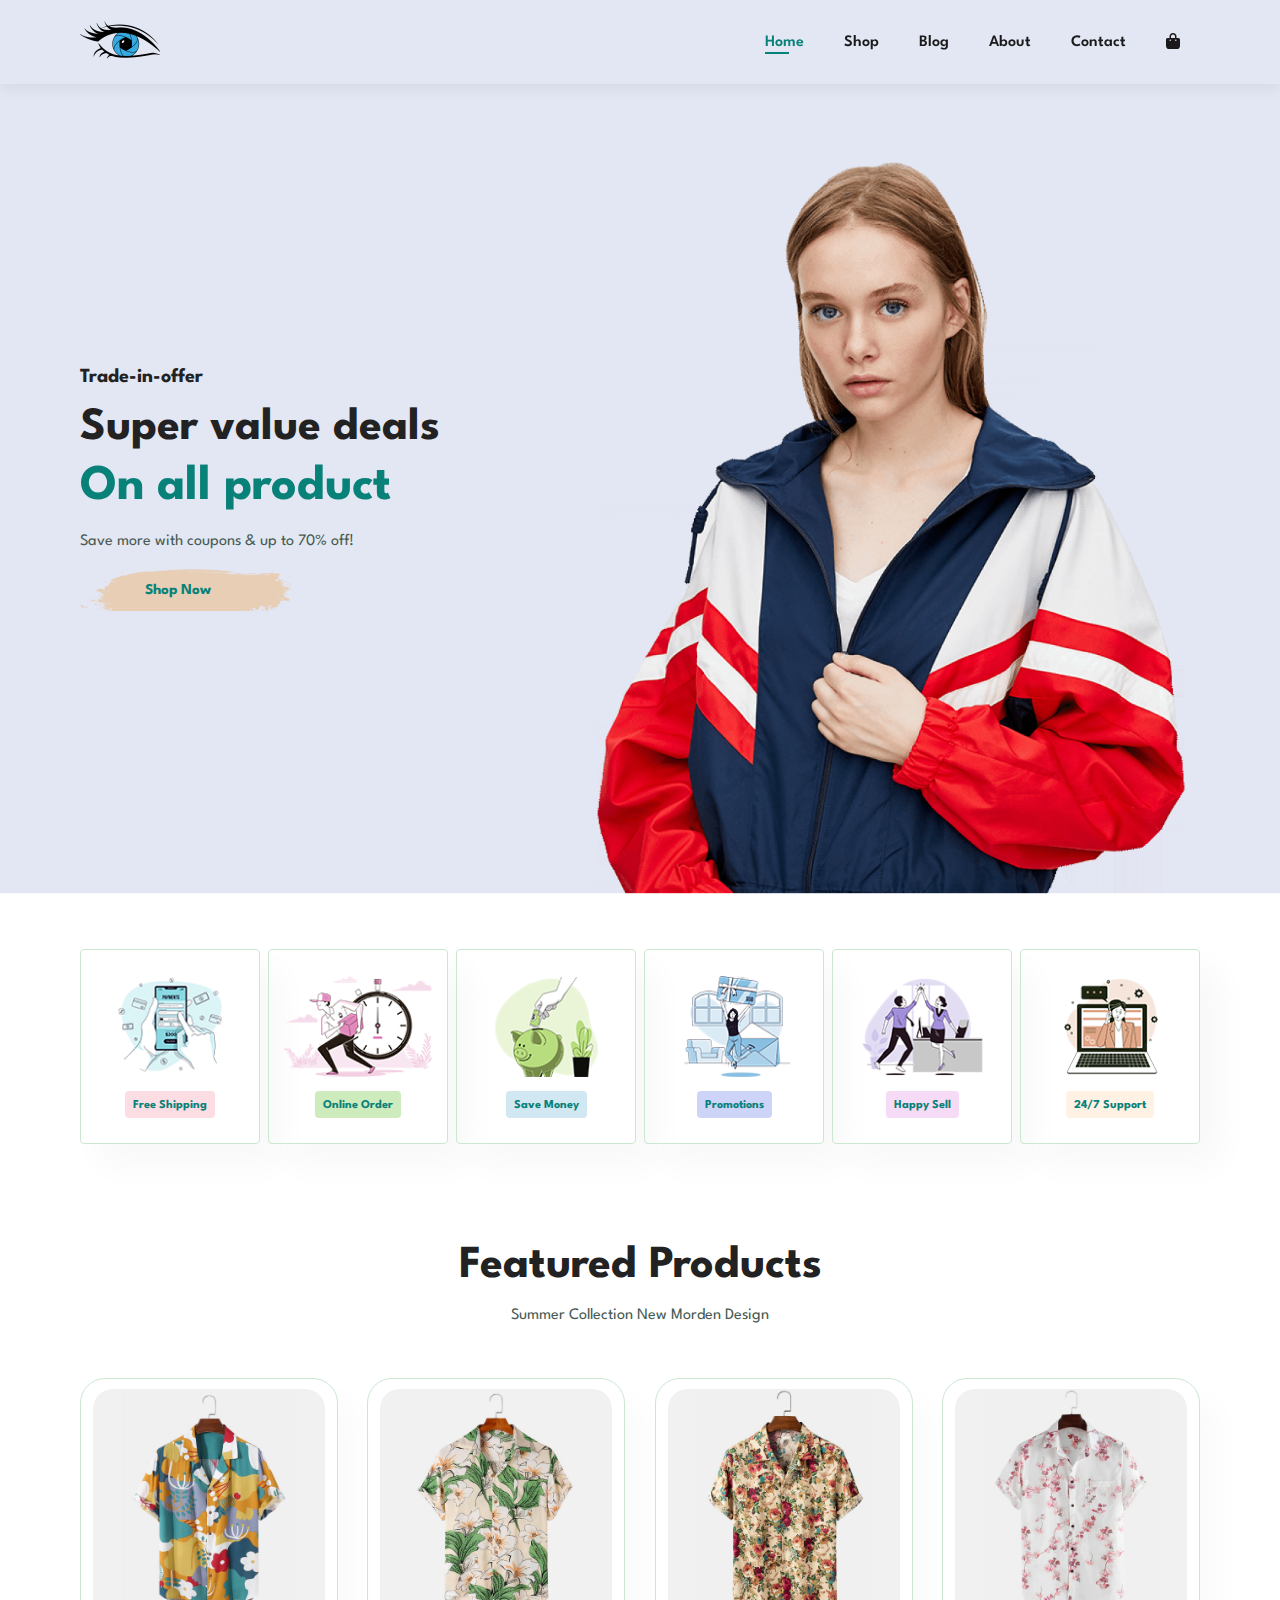
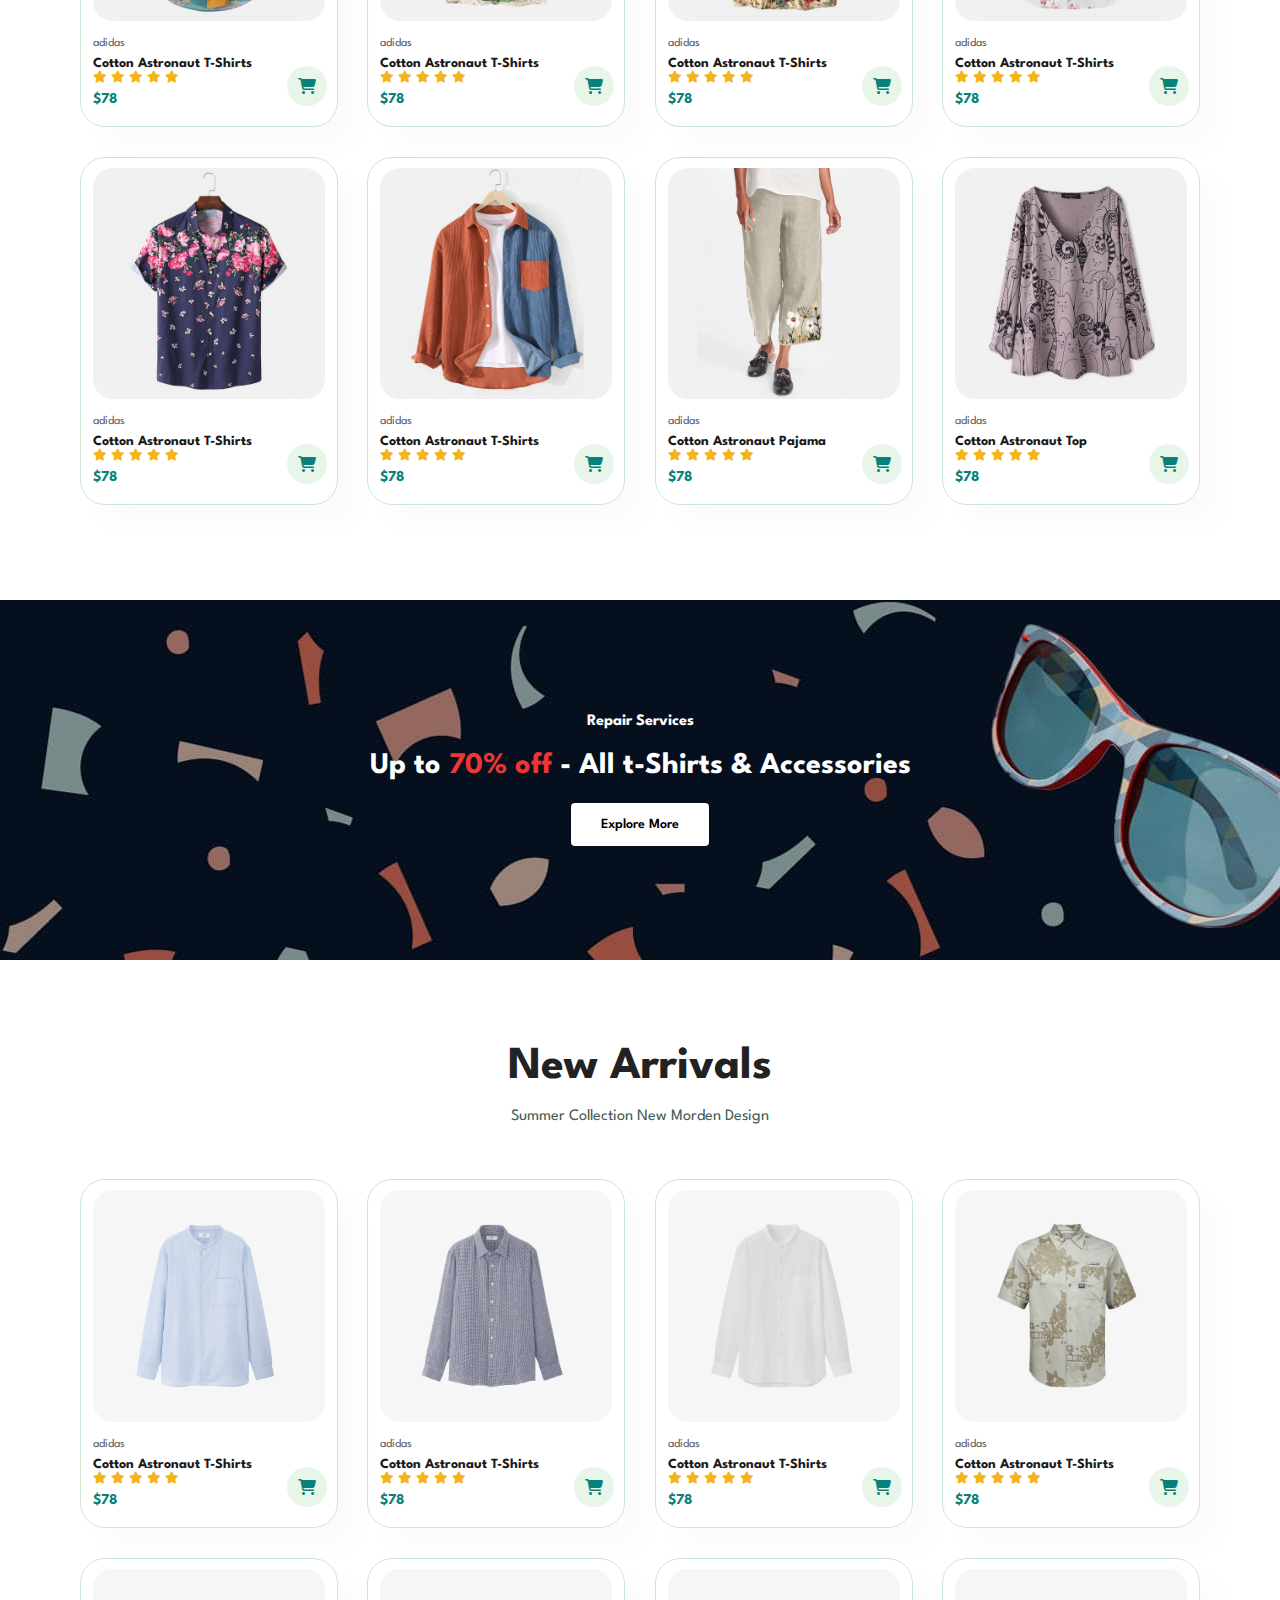
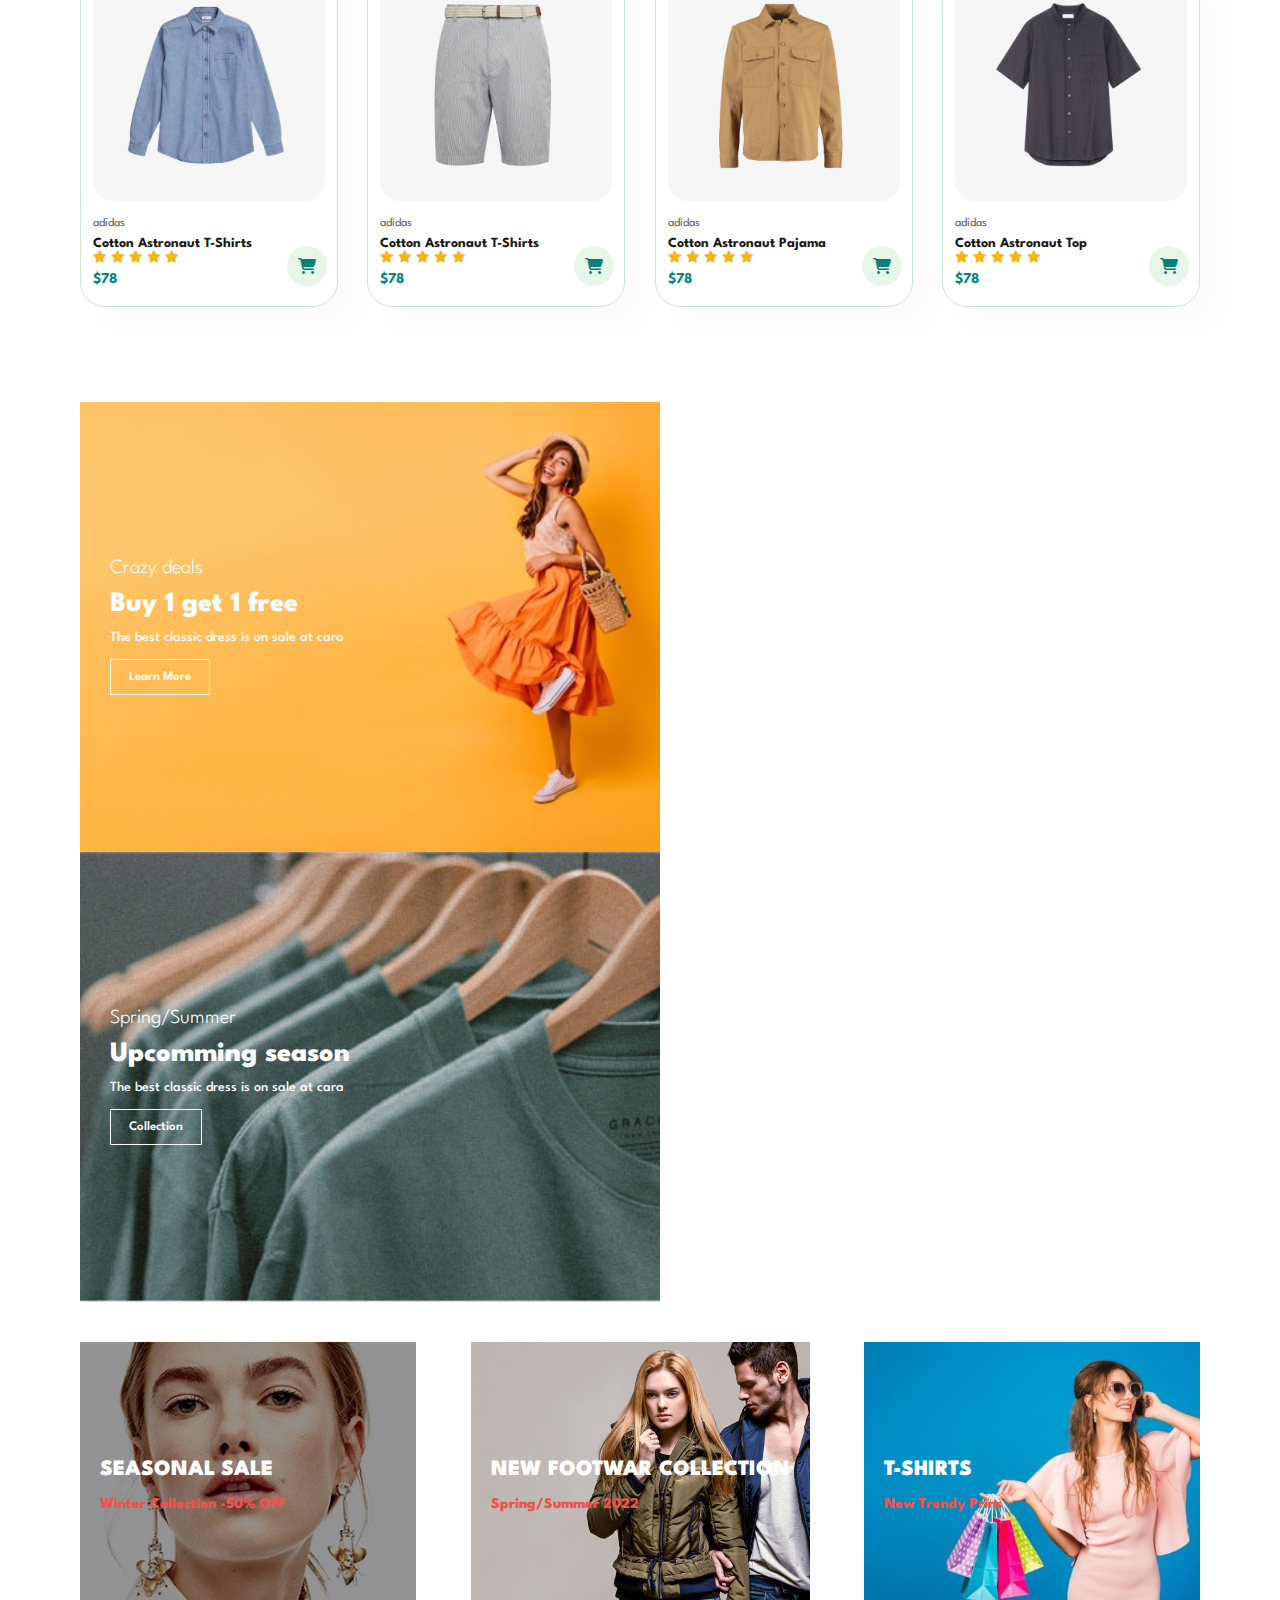
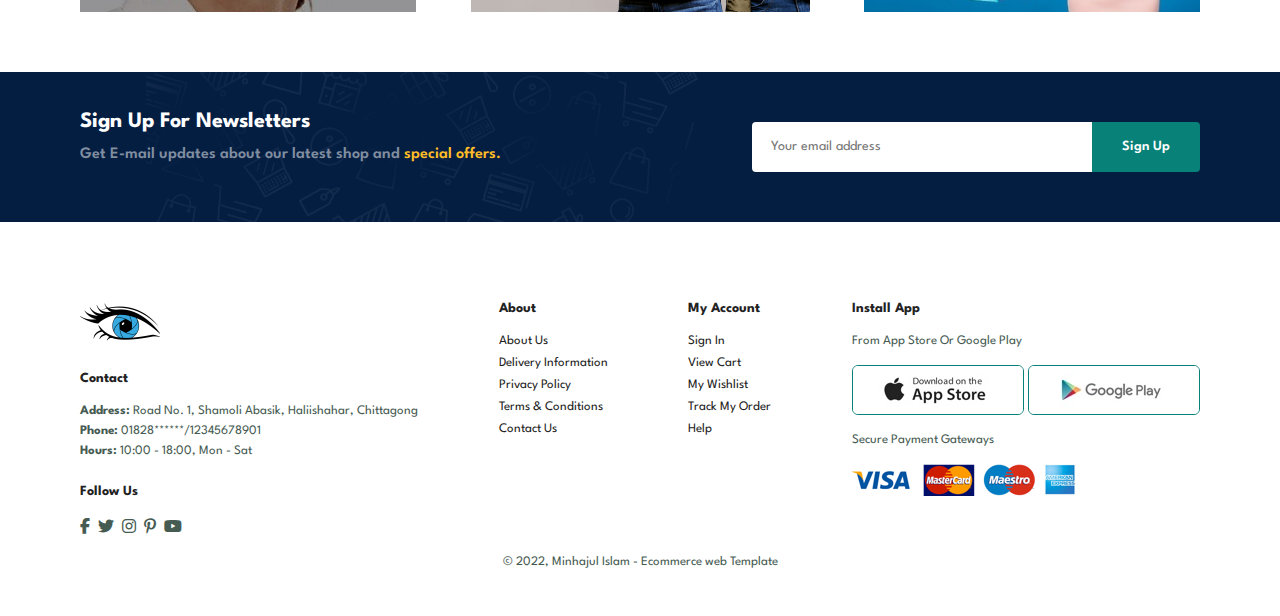
<file: index.html>
<!DOCTYPE html>
<html lang="en">
  <head>
    <meta charset="UTF-8" />
    <meta http-equiv="X-UA-Compatible" content="IE=edge" />
    <meta name="viewport" content="width=device-width, initial-scale=1.0" />
    <title>My shop</title>
    <!-- css stylesheet -->
    <link rel="stylesheet" href="./css/style.css" />
    <!-- font awesome cdn -->

    <link
      rel="stylesheet"
      href="https://cdnjs.cloudflare.com/ajax/libs/font-awesome/6.1.1/css/all.min.css"
    />
  </head>
  <body>
    <section id="header">
      <a href="index.html"><img src="./img/logo.png" class="logo" alt="" /></a>

      <div>
        <ul id="navbar">
          <li><a class="active" href="index.html">Home</a></li>
          <li><a href="shop.html">Shop</a></li>
          <li><a href="blog.html">Blog</a></li>
          <li><a href="about.html">About</a></li>
          <li><a href="contact.html">Contact</a></li>
          <li id="lg-bag">
            <a href="cart.html"> <i class="fa-solid fa-bag-shopping"></i></a>
          </li>
          <a href="#" id="close"> <i class="fa-solid fa-xmark"></i></a>
        </ul>
      </div>

      <div id="mobile">
        <a href="#"> <i class="fa-solid fa-bag-shopping"></i></a>
        <i id="bar" class="fas fa-outdent"></i>
      </div>
    </section>

    <section id="hero">
      <h4>Trade-in-offer</h4>
      <h2>Super value deals</h2>
      <h1>On all product</h1>
      <p>Save more with coupons & up to 70% off!</p>
      <button>Shop Now</button>
    </section>

    <section id="feature" class="section-p1">
      <div class="fe-box">
        <img src="./img/features/f1.png" alt="" />
        <h6>Free Shipping</h6>
      </div>
      <div class="fe-box">
        <img src="./img/features/f2.png" alt="" />
        <h6>Online Order</h6>
      </div>
      <div class="fe-box">
        <img src="./img/features/f3.png" alt="" />
        <h6>Save Money</h6>
      </div>
      <div class="fe-box">
        <img src="./img/features/f4.png" alt="" />
        <h6>Promotions</h6>
      </div>
      <div class="fe-box">
        <img src="./img/features/f5.png" alt="" />
        <h6>Happy Sell</h6>
      </div>
      <div class="fe-box">
        <img src="./img/features/f6.png" alt="" />
        <h6>24/7 Support</h6>
      </div>
    </section>

    <section id="product1" class="section-p1">
      <h2>Featured Products</h2>
      <p>Summer Collection New Morden Design</p>
      <div class="pro-container">
        <div class="pro">
          <img src="./img/products/f1.jpg" alt="" />
          <div class="des">
            <span>adidas</span>
            <h5>Cotton Astronaut T-Shirts</h5>
            <div class="star">
              <i class="fas fa-star"></i>
              <i class="fas fa-star"></i>
              <i class="fas fa-star"></i>
              <i class="fas fa-star"></i>
              <i class="fas fa-star"></i>
            </div>
            <h4>$78</h4>
          </div>
          <a class="" href="#"
            ><i class="fa-solid fa-cart-shopping cart"></i
          ></a>
        </div>
        <div class="pro">
          <img src="./img/products/f2.jpg" alt="" />
          <div class="des">
            <span>adidas</span>
            <h5>Cotton Astronaut T-Shirts</h5>
            <div class="star">
              <i class="fas fa-star"></i>
              <i class="fas fa-star"></i>
              <i class="fas fa-star"></i>
              <i class="fas fa-star"></i>
              <i class="fas fa-star"></i>
            </div>
            <h4>$78</h4>
          </div>
          <a class="" href="#"
            ><i class="fa-solid fa-cart-shopping cart"></i
          ></a>
        </div>
        <div class="pro">
          <img src="./img/products/f3.jpg" alt="" />
          <div class="des">
            <span>adidas</span>
            <h5>Cotton Astronaut T-Shirts</h5>
            <div class="star">
              <i class="fas fa-star"></i>
              <i class="fas fa-star"></i>
              <i class="fas fa-star"></i>
              <i class="fas fa-star"></i>
              <i class="fas fa-star"></i>
            </div>
            <h4>$78</h4>
          </div>
          <a class="" href="#"
            ><i class="fa-solid fa-cart-shopping cart"></i
          ></a>
        </div>
        <div class="pro">
          <img src="./img/products/f4.jpg" alt="" />
          <div class="des">
            <span>adidas</span>
            <h5>Cotton Astronaut T-Shirts</h5>
            <div class="star">
              <i class="fas fa-star"></i>
              <i class="fas fa-star"></i>
              <i class="fas fa-star"></i>
              <i class="fas fa-star"></i>
              <i class="fas fa-star"></i>
            </div>
            <h4>$78</h4>
          </div>
          <a class="" href="#"
            ><i class="fa-solid fa-cart-shopping cart"></i
          ></a>
        </div>
        <div class="pro">
          <img src="./img/products/f5.jpg" alt="" />
          <div class="des">
            <span>adidas</span>
            <h5>Cotton Astronaut T-Shirts</h5>
            <div class="star">
              <i class="fas fa-star"></i>
              <i class="fas fa-star"></i>
              <i class="fas fa-star"></i>
              <i class="fas fa-star"></i>
              <i class="fas fa-star"></i>
            </div>
            <h4>$78</h4>
          </div>
          <a class="" href="#"
            ><i class="fa-solid fa-cart-shopping cart"></i
          ></a>
        </div>
        <div class="pro">
          <img src="./img/products/f6.jpg" alt="" />
          <div class="des">
            <span>adidas</span>
            <h5>Cotton Astronaut T-Shirts</h5>
            <div class="star">
              <i class="fas fa-star"></i>
              <i class="fas fa-star"></i>
              <i class="fas fa-star"></i>
              <i class="fas fa-star"></i>
              <i class="fas fa-star"></i>
            </div>
            <h4>$78</h4>
          </div>
          <a class="" href="#"
            ><i class="fa-solid fa-cart-shopping cart"></i
          ></a>
        </div>
        <div class="pro">
          <img src="./img/products/f7.jpg" alt="" />
          <div class="des">
            <span>adidas</span>
            <h5>Cotton Astronaut Pajama</h5>
            <div class="star">
              <i class="fas fa-star"></i>
              <i class="fas fa-star"></i>
              <i class="fas fa-star"></i>
              <i class="fas fa-star"></i>
              <i class="fas fa-star"></i>
            </div>
            <h4>$78</h4>
          </div>
          <a class="" href="#"
            ><i class="fa-solid fa-cart-shopping cart"></i
          ></a>
        </div>
        <div class="pro">
          <img src="./img/products/f8.jpg" alt="" />
          <div class="des">
            <span>adidas</span>
            <h5>Cotton Astronaut Top</h5>
            <div class="star">
              <i class="fas fa-star"></i>
              <i class="fas fa-star"></i>
              <i class="fas fa-star"></i>
              <i class="fas fa-star"></i>
              <i class="fas fa-star"></i>
            </div>
            <h4>$78</h4>
          </div>
          <a class="" href="#"
            ><i class="fa-solid fa-cart-shopping cart"></i
          ></a>
        </div>
      </div>
    </section>

    <section id="banner" class="section-m1">
      <h4>Repair Services</h4>
      <h2>Up to <span>70% off</span> - All t-Shirts & Accessories</h2>
      <button class="normal">Explore More</button>
    </section>

    <section id="product1" class="section-p1">
      <h2>New Arrivals</h2>
      <p>Summer Collection New Morden Design</p>
      <div class="pro-container">
        <div class="pro">
          <img src="./img/products/n1.jpg" alt="" />
          <div class="des">
            <span>adidas</span>
            <h5>Cotton Astronaut T-Shirts</h5>
            <div class="star">
              <i class="fas fa-star"></i>
              <i class="fas fa-star"></i>
              <i class="fas fa-star"></i>
              <i class="fas fa-star"></i>
              <i class="fas fa-star"></i>
            </div>
            <h4>$78</h4>
          </div>
          <a class="" href="#"
            ><i class="fa-solid fa-cart-shopping cart"></i
          ></a>
        </div>
        <div class="pro">
          <img src="./img/products/n2.jpg" alt="" />
          <div class="des">
            <span>adidas</span>
            <h5>Cotton Astronaut T-Shirts</h5>
            <div class="star">
              <i class="fas fa-star"></i>
              <i class="fas fa-star"></i>
              <i class="fas fa-star"></i>
              <i class="fas fa-star"></i>
              <i class="fas fa-star"></i>
            </div>
            <h4>$78</h4>
          </div>
          <a class="" href="#"
            ><i class="fa-solid fa-cart-shopping cart"></i
          ></a>
        </div>
        <div class="pro">
          <img src="./img/products/n3.jpg" alt="" />
          <div class="des">
            <span>adidas</span>
            <h5>Cotton Astronaut T-Shirts</h5>
            <div class="star">
              <i class="fas fa-star"></i>
              <i class="fas fa-star"></i>
              <i class="fas fa-star"></i>
              <i class="fas fa-star"></i>
              <i class="fas fa-star"></i>
            </div>
            <h4>$78</h4>
          </div>
          <a class="" href="#"
            ><i class="fa-solid fa-cart-shopping cart"></i
          ></a>
        </div>
        <div class="pro">
          <img src="./img/products/n4.jpg" alt="" />
          <div class="des">
            <span>adidas</span>
            <h5>Cotton Astronaut T-Shirts</h5>
            <div class="star">
              <i class="fas fa-star"></i>
              <i class="fas fa-star"></i>
              <i class="fas fa-star"></i>
              <i class="fas fa-star"></i>
              <i class="fas fa-star"></i>
            </div>
            <h4>$78</h4>
          </div>
          <a class="" href="#"
            ><i class="fa-solid fa-cart-shopping cart"></i
          ></a>
        </div>
        <div class="pro">
          <img src="./img/products/n5.jpg" alt="" />
          <div class="des">
            <span>adidas</span>
            <h5>Cotton Astronaut T-Shirts</h5>
            <div class="star">
              <i class="fas fa-star"></i>
              <i class="fas fa-star"></i>
              <i class="fas fa-star"></i>
              <i class="fas fa-star"></i>
              <i class="fas fa-star"></i>
            </div>
            <h4>$78</h4>
          </div>
          <a class="" href="#"
            ><i class="fa-solid fa-cart-shopping cart"></i
          ></a>
        </div>
        <div class="pro">
          <img src="./img/products/n6.jpg" alt="" />
          <div class="des">
            <span>adidas</span>
            <h5>Cotton Astronaut T-Shirts</h5>
            <div class="star">
              <i class="fas fa-star"></i>
              <i class="fas fa-star"></i>
              <i class="fas fa-star"></i>
              <i class="fas fa-star"></i>
              <i class="fas fa-star"></i>
            </div>
            <h4>$78</h4>
          </div>
          <a class="" href="#"
            ><i class="fa-solid fa-cart-shopping cart"></i
          ></a>
        </div>
        <div class="pro">
          <img src="./img/products/n7.jpg" alt="" />
          <div class="des">
            <span>adidas</span>
            <h5>Cotton Astronaut Pajama</h5>
            <div class="star">
              <i class="fas fa-star"></i>
              <i class="fas fa-star"></i>
              <i class="fas fa-star"></i>
              <i class="fas fa-star"></i>
              <i class="fas fa-star"></i>
            </div>
            <h4>$78</h4>
          </div>
          <a class="" href="#"
            ><i class="fa-solid fa-cart-shopping cart"></i
          ></a>
        </div>
        <div class="pro">
          <img src="./img/products/n8.jpg" alt="" />
          <div class="des">
            <span>adidas</span>
            <h5>Cotton Astronaut Top</h5>
            <div class="star">
              <i class="fas fa-star"></i>
              <i class="fas fa-star"></i>
              <i class="fas fa-star"></i>
              <i class="fas fa-star"></i>
              <i class="fas fa-star"></i>
            </div>
            <h4>$78</h4>
          </div>
          <a class="" href="#"
            ><i class="fa-solid fa-cart-shopping cart"></i
          ></a>
        </div>
      </div>
    </section>

    <section id="sm-banner" class="section-p1">
      <div class="banner-box">
        <h4>Crazy deals</h4>
        <h2>Buy 1 get 1 free</h2>
        <span>The best classic dress is on sale at cara</span>
        <button class="white">Learn More</button>
      </div>
      <div class="banner-box banner-box2">
        <h4>Spring/Summer</h4>
        <h2>Upcomming season</h2>
        <span>The best classic dress is on sale at cara</span>
        <button class="white">Collection</button>
      </div>
    </section>

    <section id="banner3">
      <div class="banner-box">
        <h2>SEASONAL SALE</h2>
        <h3>Winter Collection -50% OFF</h3>
      </div>
      <div class="banner-box banner-box2">
        <h2>NEW FOOTWAR COLLECTION</h2>
        <h3>Spring/Summer 2022</h3>
      </div>
      <div class="banner-box banner-box3">
        <h2>T-SHIRTS</h2>
        <h3>New Trendy Prins</h3>
      </div>
    </section>

    <section id="newsletter" class="section-p1 section-m1">
      <div class="newstext">
        <h4>Sign Up For Newsletters</h4>
        <p>
          Get E-mail updates about our latest shop and
          <span>special offers.</span>
        </p>
      </div>

      <div class="form">
        <input type="text" placeholder="Your email address" />
        <button class="normal">Sign Up</button>
      </div>
    </section>

    <footer class="section-p1">
      <div class="col">
        <img class="logo" src="./img/logo.png" alt="" />
        <h4>Contact</h4>
        <p>
          <strong>Address: </strong>Road No. 1, Shamoli Abasik, Haliishahar,
          Chittagong
        </p>

        <p><strong>Phone: </strong>01828******/12345678901</p>

        <p><strong>Hours: </strong>10:00 - 18:00, Mon - Sat</p>
        <div class="follow">
          <h4>Follow Us</h4>
          <div class="icon">
            <i class="fab fa-facebook-f"></i>
            <i class="fab fa-twitter"></i>
            <i class="fab fa-instagram"></i>
            <i class="fab fa-pinterest-p"></i>
            <i class="fab fa-youtube"></i>
          </div>
        </div>
      </div>

      <div class="col">
        <h4>About</h4>
        <a href="#">About Us</a>
        <a href="#">Delivery Information</a>
        <a href="#">Privacy Policy</a>
        <a href="#">Terms & Conditions</a>
        <a href="#">Contact Us</a>
      </div>

      <div class="col">
        <h4>My Account</h4>
        <a href="#">Sign In</a>
        <a href="#">View Cart</a>
        <a href="#">My Wishlist</a>
        <a href="#">Track My Order</a>
        <a href="#">Help</a>
      </div>

      <div class="col install">
        <h4>Install App</h4>
        <p>From App Store Or Google Play</p>
        <div class="row">
          <img src="./img/pay/app.jpg" alt="" />
          <img src="./img/pay/play.jpg" alt="" />
        </div>
        <p>Secure Payment Gateways</p>
        <img src="./img/pay/pay.png" alt="" />
      </div>

      <div class="copyright">
        <p>&copy; 2022, Minhajul Islam - Ecommerce web Template</p>
      </div>
    </footer>

    <!-- js script link -->
    <script src="./js/script.js"></script>
  </body>
</html>
</file>
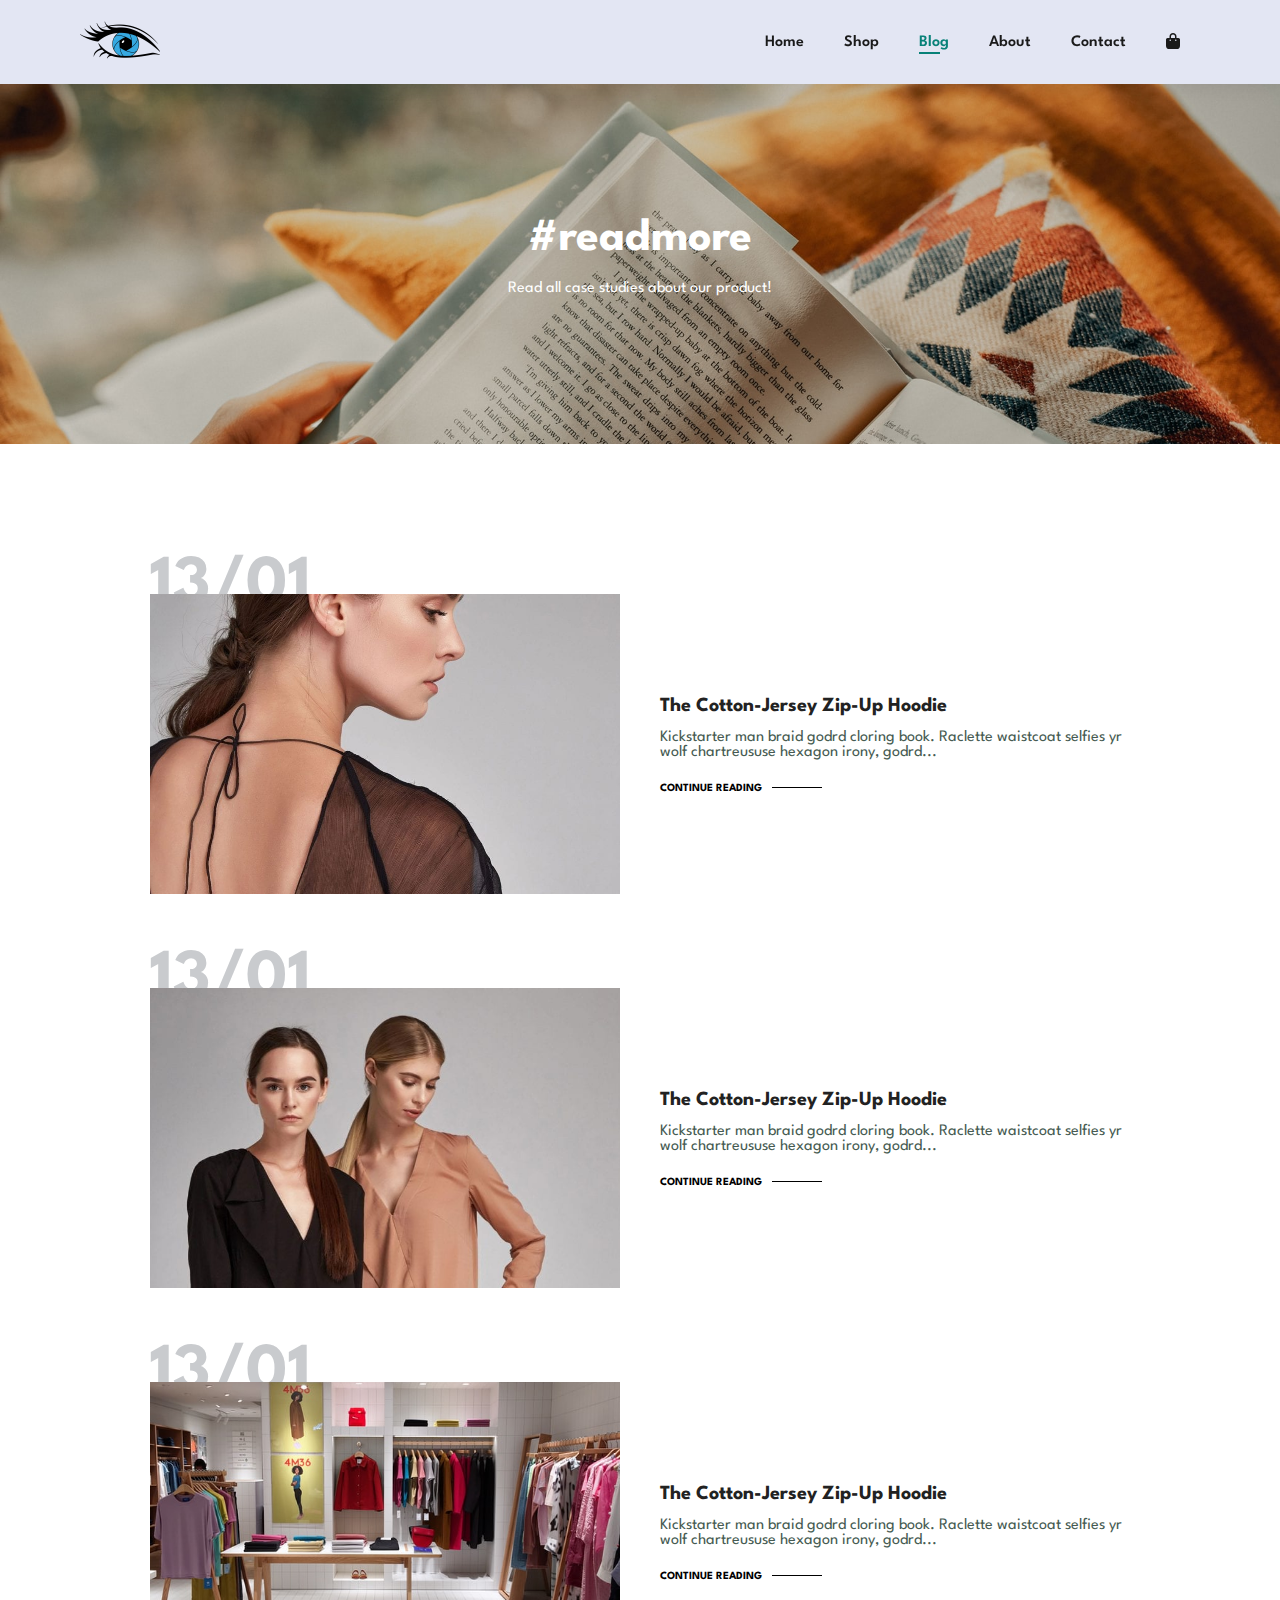
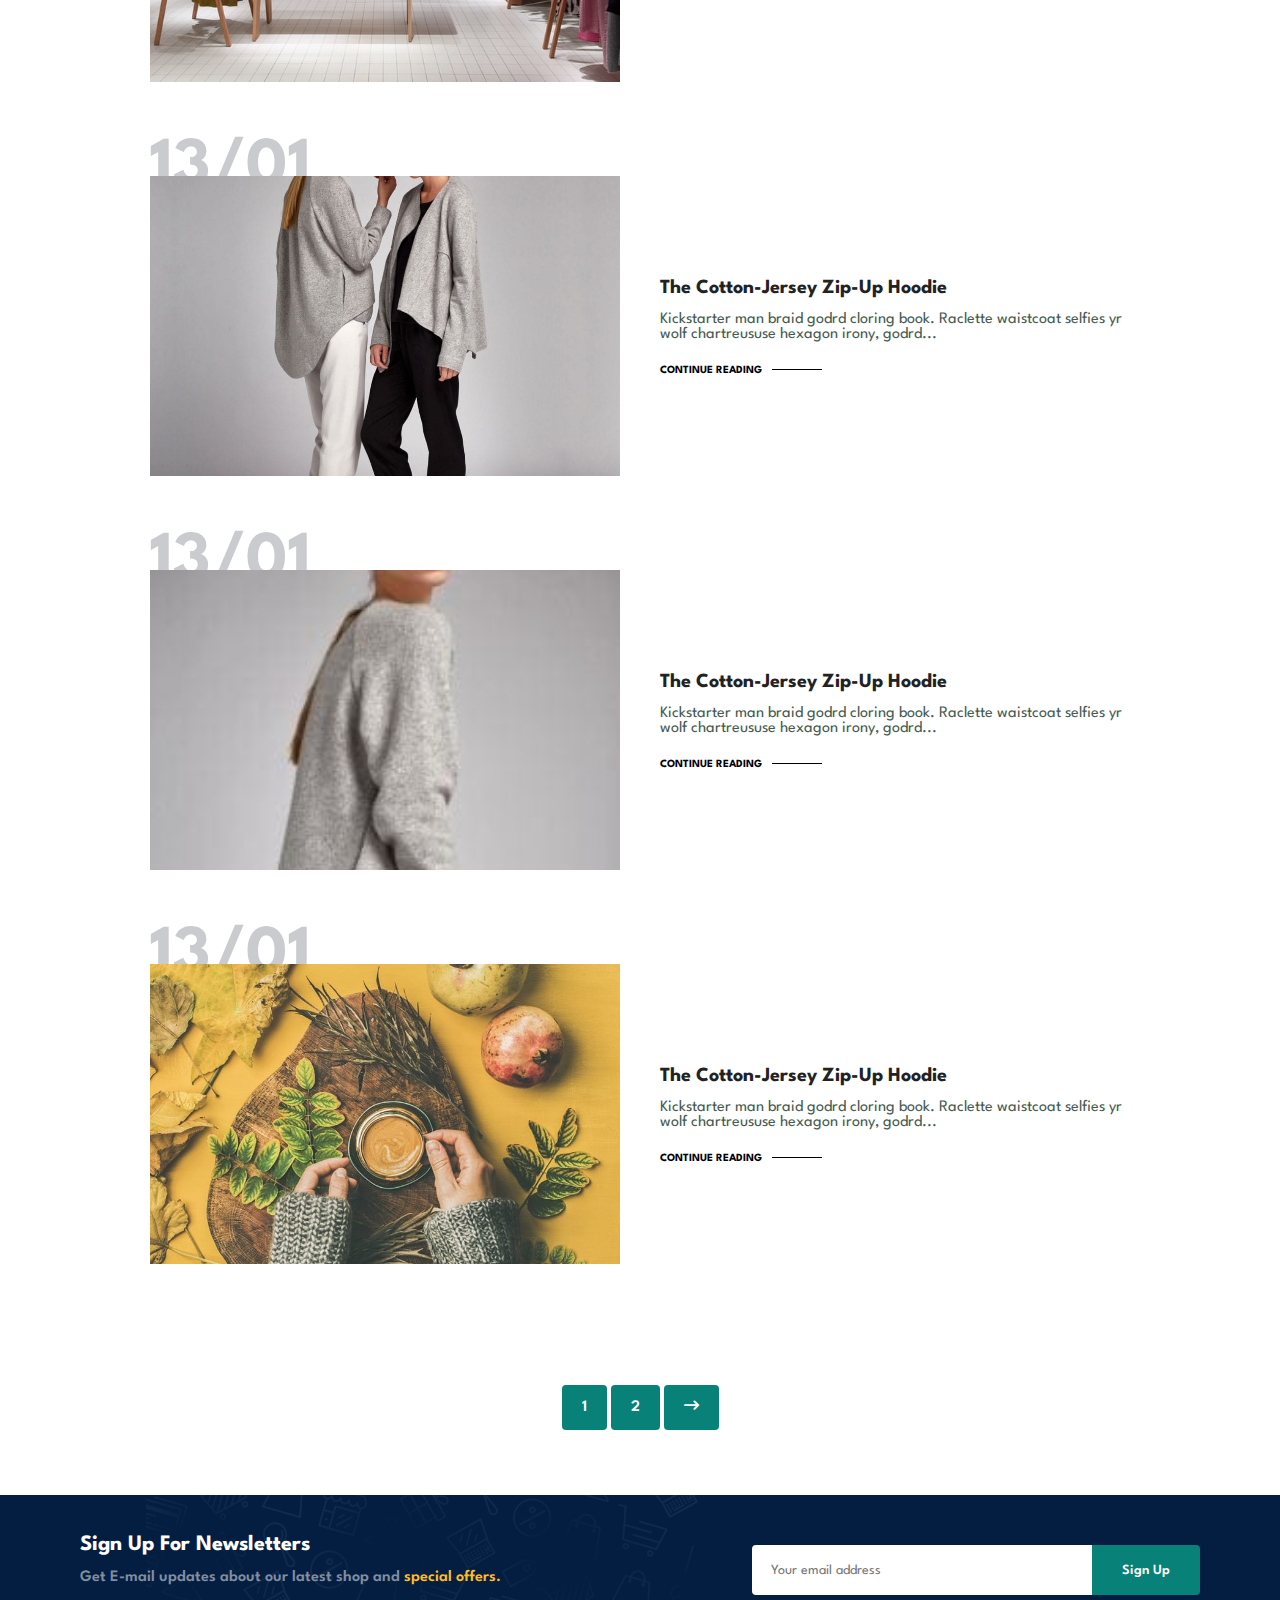
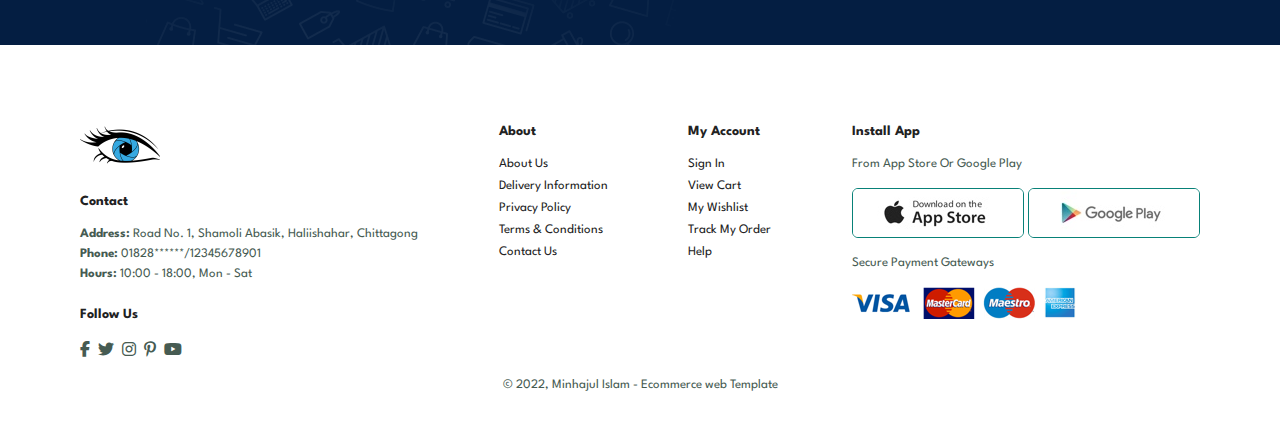
<file: blog.html>
<!DOCTYPE html>
<html lang="en">
  <head>
    <meta charset="UTF-8" />
    <meta http-equiv="X-UA-Compatible" content="IE=edge" />
    <meta name="viewport" content="width=device-width, initial-scale=1.0" />
    <title>My shop</title>
    <!-- css stylesheet -->
    <link rel="stylesheet" href="./css/style.css" />
    <!-- font awesome cdn -->

    <link
      rel="stylesheet"
      href="https://cdnjs.cloudflare.com/ajax/libs/font-awesome/6.1.1/css/all.min.css"
    />
  </head>
  <body>
    <section id="header">
      <a href="index.html"><img src="./img/logo.png" class="logo" alt="" /></a>

      <div>
        <ul id="navbar">
          <li><a href="index.html">Home</a></li>
          <li><a href="shop.html">Shop</a></li>
          <li><a class="active" href="blog.html">Blog</a></li>
          <li><a href="about.html">About</a></li>
          <li><a href="contact.html">Contact</a></li>
          <li id="lg-bag">
            <a href="cart.html"> <i class="fa-solid fa-bag-shopping"></i></a>
          </li>
          <a href="#" id="close"> <i class="fa-solid fa-xmark"></i></a>
        </ul>
      </div>

      <div id="mobile">
        <a href="#"> <i class="fa-solid fa-bag-shopping"></i></a>
        <i id="bar" class="fas fa-outdent"></i>
      </div>
    </section>

    <section id="page-header" class="blog-header">
      <h2>#readmore</h2>
      <p>Read all case studies about our product!</p>
    </section>

    <section id="blog">
      <div class="blog-box">
        <div class="blog-img">
          <img src="./img/blog/b1.jpg" alt="" />
        </div>

        <div class="blog-details">
          <h4>The Cotton-Jersey Zip-Up Hoodie</h4>
          <p>
            Kickstarter man braid godrd cloring book. Raclette waistcoat selfies
            yr wolf chartreususe hexagon irony, godrd...
          </p>
          <a href="#">CONTINUE READING</a>
        </div>
        <h1>13/01</h1>
      </div>

      <div class="blog-box">
        <div class="blog-img">
          <img src="./img/blog/b2.jpg" alt="" />
        </div>

        <div class="blog-details">
          <h4>The Cotton-Jersey Zip-Up Hoodie</h4>
          <p>
            Kickstarter man braid godrd cloring book. Raclette waistcoat selfies
            yr wolf chartreususe hexagon irony, godrd...
          </p>
          <a href="#">CONTINUE READING</a>
        </div>
        <h1>13/01</h1>
      </div>

      <div class="blog-box">
        <div class="blog-img">
          <img src="./img/blog/b3.jpg" alt="" />
        </div>

        <div class="blog-details">
          <h4>The Cotton-Jersey Zip-Up Hoodie</h4>
          <p>
            Kickstarter man braid godrd cloring book. Raclette waistcoat selfies
            yr wolf chartreususe hexagon irony, godrd...
          </p>
          <a href="#">CONTINUE READING</a>
        </div>
        <h1>13/01</h1>
      </div>

      <div class="blog-box">
        <div class="blog-img">
          <img src="./img/blog/b4.jpg" alt="" />
        </div>

        <div class="blog-details">
          <h4>The Cotton-Jersey Zip-Up Hoodie</h4>
          <p>
            Kickstarter man braid godrd cloring book. Raclette waistcoat selfies
            yr wolf chartreususe hexagon irony, godrd...
          </p>
          <a href="#">CONTINUE READING</a>
        </div>
        <h1>13/01</h1>
      </div>

      <div class="blog-box">
        <div class="blog-img">
          <img src="./img/blog/b5.jpg" alt="" />
        </div>

        <div class="blog-details">
          <h4>The Cotton-Jersey Zip-Up Hoodie</h4>
          <p>
            Kickstarter man braid godrd cloring book. Raclette waistcoat selfies
            yr wolf chartreususe hexagon irony, godrd...
          </p>
          <a href="#">CONTINUE READING</a>
        </div>
        <h1>13/01</h1>
      </div>

      <div class="blog-box">
        <div class="blog-img">
          <img src="./img/blog/b6.jpg" alt="" />
        </div>

        <div class="blog-details">
          <h4>The Cotton-Jersey Zip-Up Hoodie</h4>
          <p>
            Kickstarter man braid godrd cloring book. Raclette waistcoat selfies
            yr wolf chartreususe hexagon irony, godrd...
          </p>
          <a href="#">CONTINUE READING</a>
        </div>
        <h1>13/01</h1>
      </div>
    </section>

    <section id="pagination" class="section-p1">
      <a href="#">1</a>
      <a href="#">2</a>
      <a href="#"><i class="fa-solid fa-arrow-right-long"></i></a>
    </section>

    <section id="newsletter" class="section-p1 section-m1">
      <div class="newstext">
        <h4>Sign Up For Newsletters</h4>
        <p>
          Get E-mail updates about our latest shop and
          <span>special offers.</span>
        </p>
      </div>

      <div class="form">
        <input type="text" placeholder="Your email address" />
        <button class="normal">Sign Up</button>
      </div>
    </section>

    <footer class="section-p1">
      <div class="col">
        <img class="logo" src="./img/logo.png" alt="" />
        <h4>Contact</h4>
        <p>
          <strong>Address: </strong>Road No. 1, Shamoli Abasik, Haliishahar,
          Chittagong
        </p>

        <p><strong>Phone: </strong>01828******/12345678901</p>

        <p><strong>Hours: </strong>10:00 - 18:00, Mon - Sat</p>
        <div class="follow">
          <h4>Follow Us</h4>
          <div class="icon">
            <i class="fab fa-facebook-f"></i>
            <i class="fab fa-twitter"></i>
            <i class="fab fa-instagram"></i>
            <i class="fab fa-pinterest-p"></i>
            <i class="fab fa-youtube"></i>
          </div>
        </div>
      </div>

      <div class="col">
        <h4>About</h4>
        <a href="#">About Us</a>
        <a href="#">Delivery Information</a>
        <a href="#">Privacy Policy</a>
        <a href="#">Terms & Conditions</a>
        <a href="#">Contact Us</a>
      </div>

      <div class="col">
        <h4>My Account</h4>
        <a href="#">Sign In</a>
        <a href="#">View Cart</a>
        <a href="#">My Wishlist</a>
        <a href="#">Track My Order</a>
        <a href="#">Help</a>
      </div>

      <div class="col install">
        <h4>Install App</h4>
        <p>From App Store Or Google Play</p>
        <div class="row">
          <img src="./img/pay/app.jpg" alt="" />
          <img src="./img/pay/play.jpg" alt="" />
        </div>
        <p>Secure Payment Gateways</p>
        <img src="./img/pay/pay.png" alt="" />
      </div>

      <div class="copyright">
        <p>&copy; 2022, Minhajul Islam - Ecommerce web Template</p>
      </div>
    </footer>

    <!-- js script link -->
    <script src="./js/script.js"></script>
  </body>
</html>
</file>
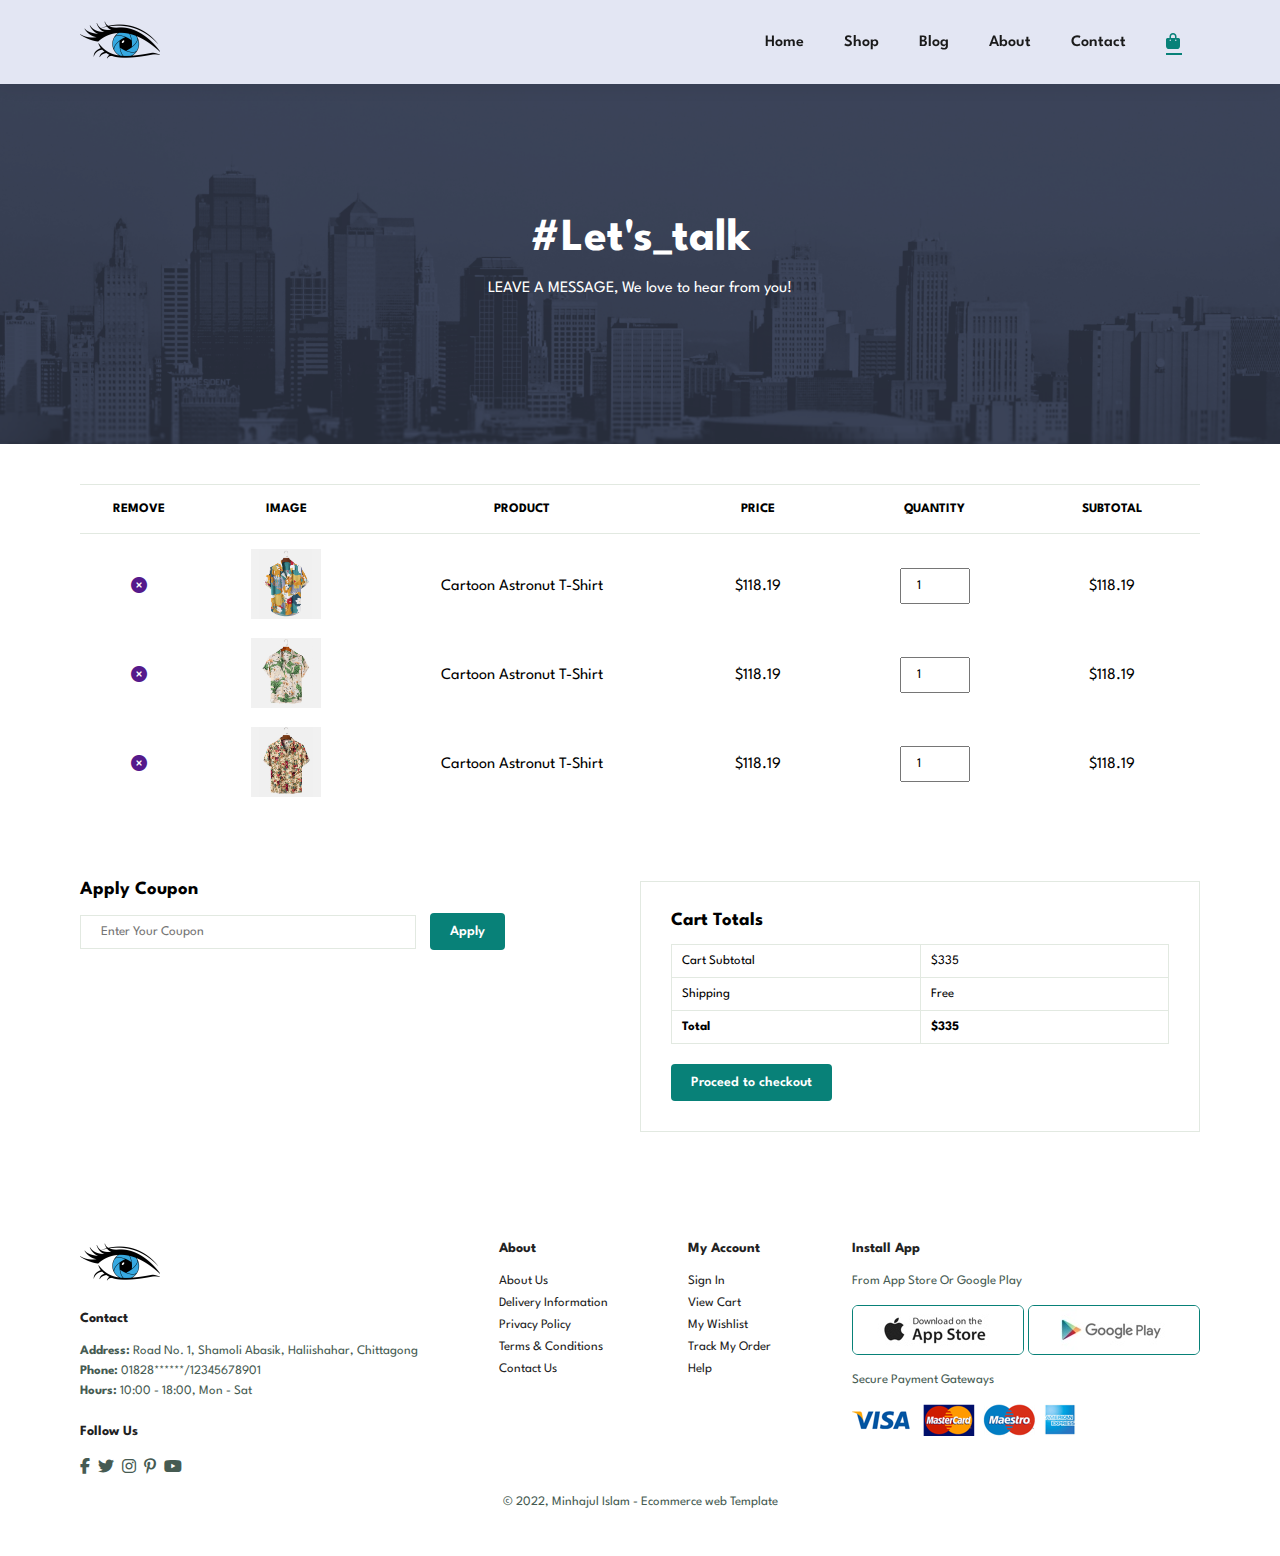
<file: cart.html>
<!DOCTYPE html>
<html lang="en">
<head>
    <meta charset="UTF-8">
    <meta http-equiv="X-UA-Compatible" content="IE=edge">
    <meta name="viewport" content="width=device-width, initial-scale=1.0">
    <title>My shop</title>
    <!-- css stylesheet -->
    <link rel="stylesheet" href="./css/style.css">
    <!-- font awesome cdn -->

    <link rel="stylesheet" href="https://cdnjs.cloudflare.com/ajax/libs/font-awesome/6.1.1/css/all.min.css"/>

</head>
<body>
    
   <section id="header">
    <a href="index.html"><img src="./img/logo.png" class="logo" alt=""></a>

    <div>
        <ul id="navbar">
            <li><a href="index.html">Home</a></li>
            <li><a href="shop.html">Shop</a></li>
            <li><a href="blog.html">Blog</a></li>
            <li><a href="about.html">About</a></li>
            <li><a href="contact.html">Contact</a></li>
            <li id="lg-bag"><a class="active" href="cart.html"> <i class="fa-solid fa-bag-shopping"></i></a></li>
            <a href="#" id="close"> <i class="fa-solid fa-xmark"></i></a>
        </ul>
    </div>

    <div id="mobile">
        <a href="#"> <i class="fa-solid fa-bag-shopping"></i></a>
        <i id="bar" class="fas fa-outdent"></i>
    </div>

   </section>

   <section id="page-header" class="about-header">
    <h2>#Let's_talk</h2>
    <p>LEAVE A MESSAGE, We love to hear from you!</p>
   </section>

   <section id="cart" class="section-p1">
       <table width="100%">
           <thead>
               <tr>
                   <td>Remove</td>
                   <td>Image</td>
                   <td>Product</td>
                   <td>Price</td>
                   <td>Quantity</td>
                   <td>Subtotal</td>
               </tr>
           </thead>
           <tbody>
               <tr>
                   <td><a href=""><i class="fa-solid fa-circle-xmark"></i></a></td>
                   <td><img src="./img/products/f1.jpg" alt=""></td>
                   <td>Cartoon Astronut T-Shirt</td>
                   <td>$118.19</td>
                   <td><input type="number" value="1"></td>
                   <td>$118.19</td>
               </tr>
               <tr>
                   <td><a href=""><i class="fa-solid fa-circle-xmark"></i></a></td>
                   <td><img src="./img/products/f2.jpg" alt=""></td>
                   <td>Cartoon Astronut T-Shirt</td>
                   <td>$118.19</td>
                   <td><input type="number" value="1"></td>
                   <td>$118.19</td>
               </tr>
               <tr>
                   <td><a href=""><i class="fa-solid fa-circle-xmark"></i></a></td>
                   <td><img src="./img/products/f3.jpg" alt=""></td>
                   <td>Cartoon Astronut T-Shirt</td>
                   <td>$118.19</td>
                   <td><input type="number" value="1"></td>
                   <td>$118.19</td>
               </tr>
           </tbody>
       </table>
   </section>

   <section id="cart-add" class="section-p1">
       <div id="coupon">
           <h3>Apply Coupon</h3>
           <div>
               <input type="text" placeholder="Enter Your Coupon">
               <button class="normal" >Apply</button>
           </div>
       </div>

       <div id="sub-total">
           <h3>Cart Totals</h3>
           <table>
               <tr>
                   <td>Cart Subtotal</td>
                   <td>$335</td>
               </tr>
               <tr>
                   <td>Shipping</td>
                   <td>Free</td>
               </tr>
               <tr>
                   <td><strong>Total</strong></td>
                   <td><strong>$335</strong></td>
               </tr>
           </table>

           <button class="normal" >Proceed to checkout</button>
       </div>
   </section>

    <footer class="section-p1">
        <div class="col">
            <img class="logo" src="./img/logo.png" alt="">
            <h4>Contact</h4>
            <p> <strong>Address: </strong>Road No. 1, Shamoli Abasik, Haliishahar, Chittagong</p>

            <p> <strong>Phone: </strong>01828******/12345678901</p>

            <p> <strong>Hours: </strong>10:00 - 18:00, Mon - Sat</p>
            <div class="follow">
                <h4>Follow Us</h4>
                <div class="icon">
                    <i class="fab fa-facebook-f"></i>
                    <i class="fab fa-twitter"></i>
                    <i class="fab fa-instagram"></i>
                    <i class="fab fa-pinterest-p"></i>
                    <i class="fab fa-youtube"></i>
                </div>
            </div>
        </div>

        <div class="col">
            <h4>About</h4>
            <a href="#">About Us</a>
            <a href="#">Delivery Information</a>
            <a href="#">Privacy Policy</a>
            <a href="#">Terms & Conditions</a>
            <a href="#">Contact Us</a>
        </div>

        <div class="col">
            <h4>My Account</h4>
            <a href="#">Sign In</a>
            <a href="#">View Cart</a>
            <a href="#">My Wishlist</a>
            <a href="#">Track My Order</a>
            <a href="#">Help</a>
        </div>

        <div class="col install">
            <h4>Install App</h4>
            <p>From App Store Or Google Play</p>
            <div class="row">
                <img src="./img/pay/app.jpg" alt="">
                <img src="./img/pay/play.jpg" alt="">
            </div>
            <p>Secure Payment Gateways</p>
            <img src="./img/pay/pay.png" alt="">
        </div>

        <div class="copyright">
            <p>&copy; 2022, Minhajul Islam - Ecommerce web Template</p>
        </div>

    </footer>

    <!-- js script link -->
    <script src="./js/script.js"></script>
</body>
</html>
</file>
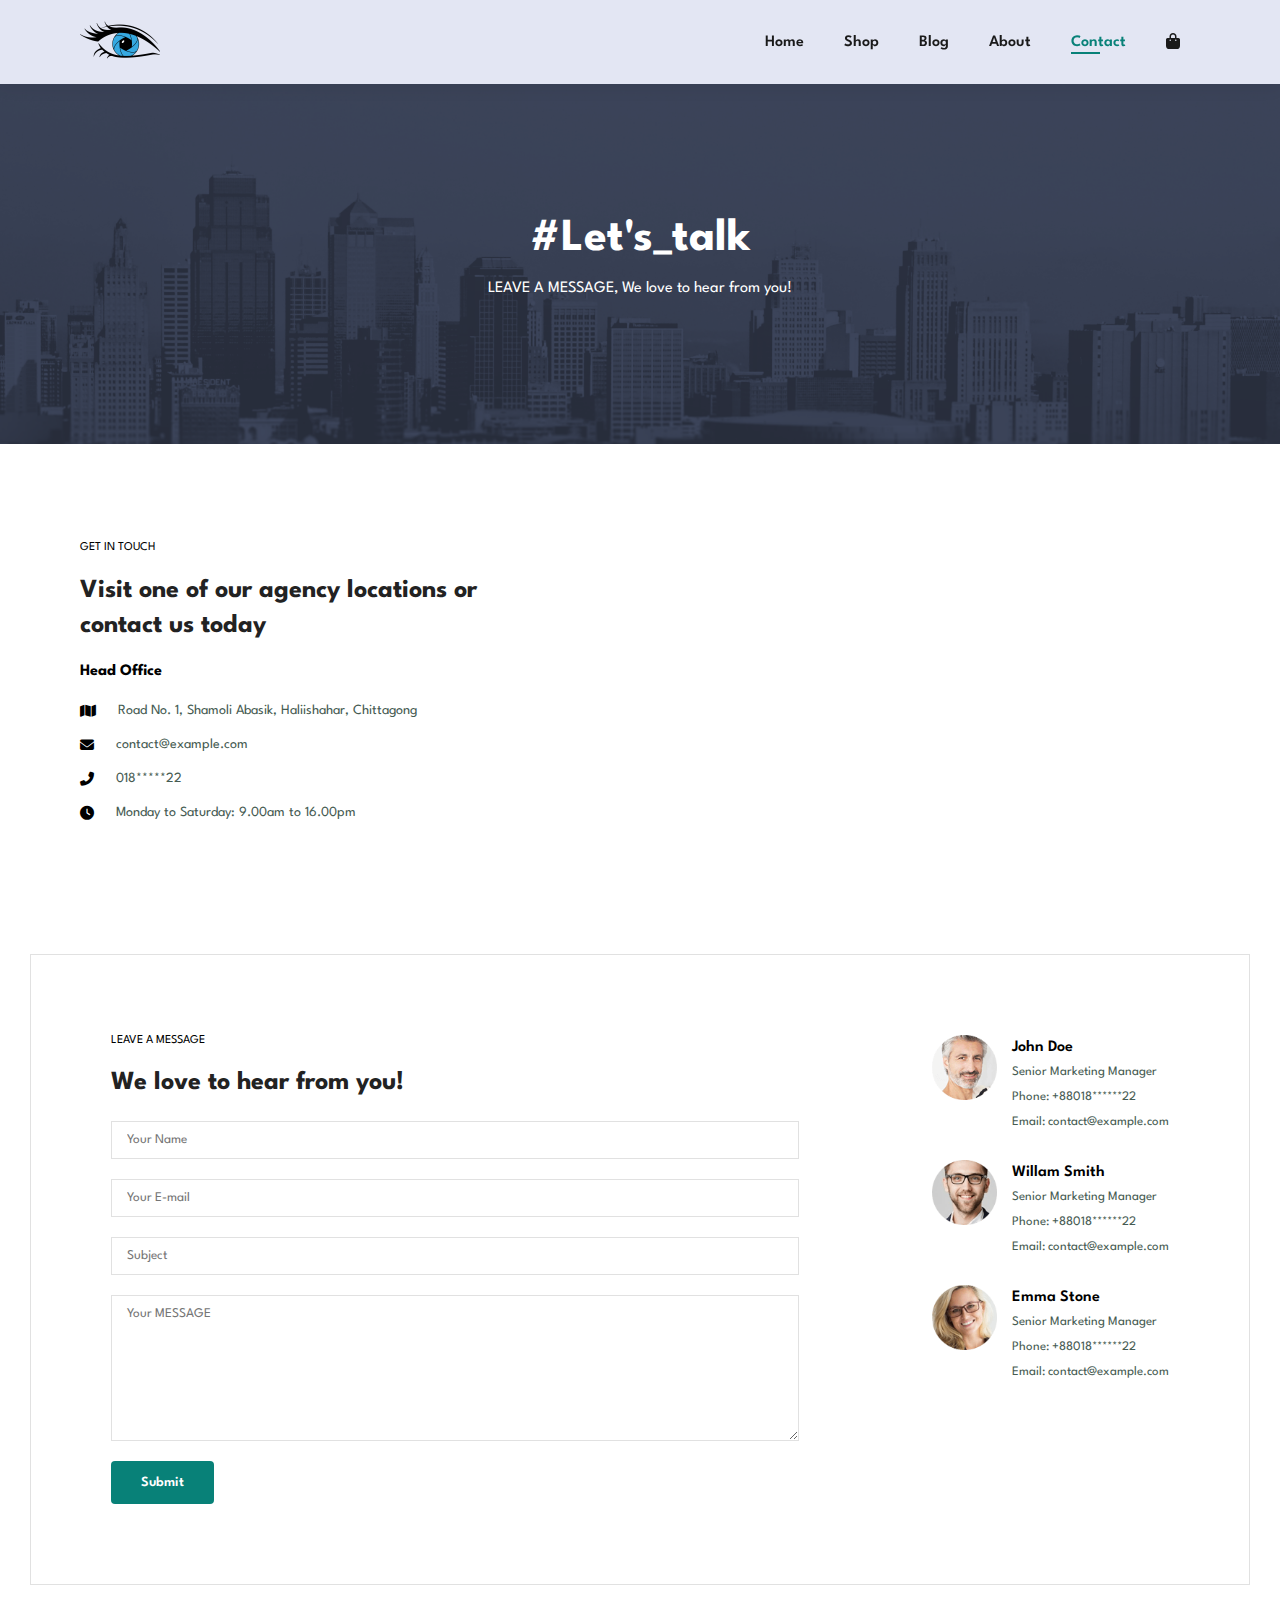
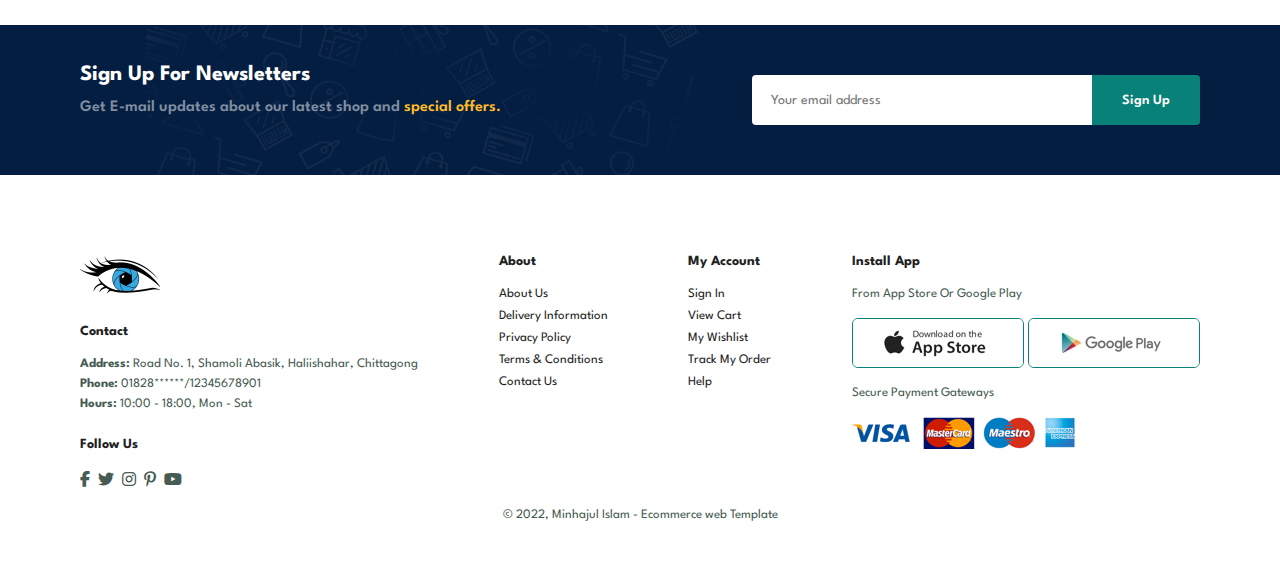
<file: contact.html>
<!DOCTYPE html>
<html lang="en">
<head>
    <meta charset="UTF-8">
    <meta http-equiv="X-UA-Compatible" content="IE=edge">
    <meta name="viewport" content="width=device-width, initial-scale=1.0">
    <title>My shop</title>
    <!-- css stylesheet -->
    <link rel="stylesheet" href="./css/style.css">
    <!-- font awesome cdn -->

    <link rel="stylesheet" href="https://cdnjs.cloudflare.com/ajax/libs/font-awesome/6.1.1/css/all.min.css"/>

</head>
<body>
    
   <section id="header">
    <a href="index.html"><img src="./img/logo.png" class="logo" alt=""></a>

    <div>
        <ul id="navbar">
            <li><a href="index.html">Home</a></li>
            <li><a href="shop.html">Shop</a></li>
            <li><a href="blog.html">Blog</a></li>
            <li><a href="about.html">About</a></li>
            <li><a class="active" href="contact.html">Contact</a></li>
            <li id="lg-bag"><a href="cart.html"> <i class="fa-solid fa-bag-shopping"></i></a></li>
            <a href="#" id="close"> <i class="fa-solid fa-xmark"></i></a>
        </ul>
    </div>

    <div id="mobile">
        <a href="#"> <i class="fa-solid fa-bag-shopping"></i></a>
        <i id="bar" class="fas fa-outdent"></i>
    </div>

   </section>

   <section id="page-header" class="about-header">
    <h2>#Let's_talk</h2>
    <p>LEAVE A MESSAGE, We love to hear from you!</p>
   </section>

   <section id="contact-details" class="section-p1">
       <div class="details">
           <span>GET IN TOUCH</span>
           <h2>Visit one of our agency locations or contact us today</h2>
           <h3>Head Office</h3>

           <div>
                <li>
                    <i class="fa-solid fa-map"></i>
                    <p>Road No. 1, Shamoli Abasik, Haliishahar, Chittagong</p>
                </li>
                <li>
                    <i class="fa-solid fa-envelope"></i>
                    <p>contact@example.com</p>
                </li>
                <li>
                    <i class="fa-solid fa-phone-alt"></i>
                    <p>018*****22</p>
                </li>
                <li>
                    <i class="fa-solid fa-clock"></i>
                    <p>Monday to Saturday: 9.00am to 16.00pm</p>
                </li>
                
           </div>

       </div>

       <div class="map">
            <iframe src="https://www.google.com/maps/embed?pb=!1m18!1m12!1m3!1d59057.7497459314!2d91.74813432245242!3d22.31170349116426!2m3!1f0!2f0!3f0!3m2!1i1024!2i768!4f13.1!3m3!1m2!1s0x30acdec55dd23931%3A0xb4f7439c6623a22e!2sHalishahar%2C%20Chattogram!5e0!3m2!1sen!2sbd!4v1650488891635!5m2!1sen!2sbd" width="600" height="450" style="border:0;" allowfullscreen="" loading="lazy" referrerpolicy="no-referrer-when-downgrade"></iframe>
       </div>

   </section>

   <section id="form-details">
       <form action="">
           <span>LEAVE A MESSAGE</span>
           <H2>We love to hear from you!</H2>
           <input type="text" placeholder="Your Name" name="" id="">
           <input type="text" placeholder="Your E-mail" name="" id="">
           <input type="text" placeholder="Subject" name="" id="">
           <textarea name="" id="" cols="30" rows="10" placeholder="Your MESSAGE"></textarea>
           <button class="normal">Submit</button>
       </form>

       <div class="people">
            <div>
                <img src="./img/people/1.png" alt="">
                <p><span>John Doe</span> Senior Marketing Manager <br> Phone: +88018******22 <br> Email: contact@example.com </p>
            </div>
            <div>
                <img src="./img/people/2.png" alt="">
                <p><span>Willam Smith</span> Senior Marketing Manager <br> Phone: +88018******22 <br> Email: contact@example.com </p>
            </div>
            <div>
                <img src="./img/people/3.png" alt="">
                <p><span>Emma Stone</span> Senior Marketing Manager <br> Phone: +88018******22 <br> Email: contact@example.com </p>
            </div>
       </div>
   </section>

   <section id="newsletter" class="section-p1 section-m1" >
    <div class="newstext">
        <h4>Sign Up For Newsletters</h4>
        <p>Get E-mail updates about our latest shop and <span>special offers.</span></p>
    </div>

    <div class="form">
        <input type="text" placeholder="Your email address">
        <button class="normal">Sign Up</button>
    </div>
</section>

    <footer class="section-p1">
        <div class="col">
            <img class="logo" src="./img/logo.png" alt="">
            <h4>Contact</h4>
            <p> <strong>Address: </strong>Road No. 1, Shamoli Abasik, Haliishahar, Chittagong</p>

            <p> <strong>Phone: </strong>01828******/12345678901</p>

            <p> <strong>Hours: </strong>10:00 - 18:00, Mon - Sat</p>
            <div class="follow">
                <h4>Follow Us</h4>
                <div class="icon">
                    <i class="fab fa-facebook-f"></i>
                    <i class="fab fa-twitter"></i>
                    <i class="fab fa-instagram"></i>
                    <i class="fab fa-pinterest-p"></i>
                    <i class="fab fa-youtube"></i>
                </div>
            </div>
        </div>

        <div class="col">
            <h4>About</h4>
            <a href="#">About Us</a>
            <a href="#">Delivery Information</a>
            <a href="#">Privacy Policy</a>
            <a href="#">Terms & Conditions</a>
            <a href="#">Contact Us</a>
        </div>

        <div class="col">
            <h4>My Account</h4>
            <a href="#">Sign In</a>
            <a href="#">View Cart</a>
            <a href="#">My Wishlist</a>
            <a href="#">Track My Order</a>
            <a href="#">Help</a>
        </div>

        <div class="col install">
            <h4>Install App</h4>
            <p>From App Store Or Google Play</p>
            <div class="row">
                <img src="./img/pay/app.jpg" alt="">
                <img src="./img/pay/play.jpg" alt="">
            </div>
            <p>Secure Payment Gateways</p>
            <img src="./img/pay/pay.png" alt="">
        </div>

        <div class="copyright">
            <p>&copy; 2022, Minhajul Islam - Ecommerce web Template</p>
        </div>

    </footer>

    <!-- js script link -->
    <script src="./js/script.js"></script>
</body>
</html>
</file>
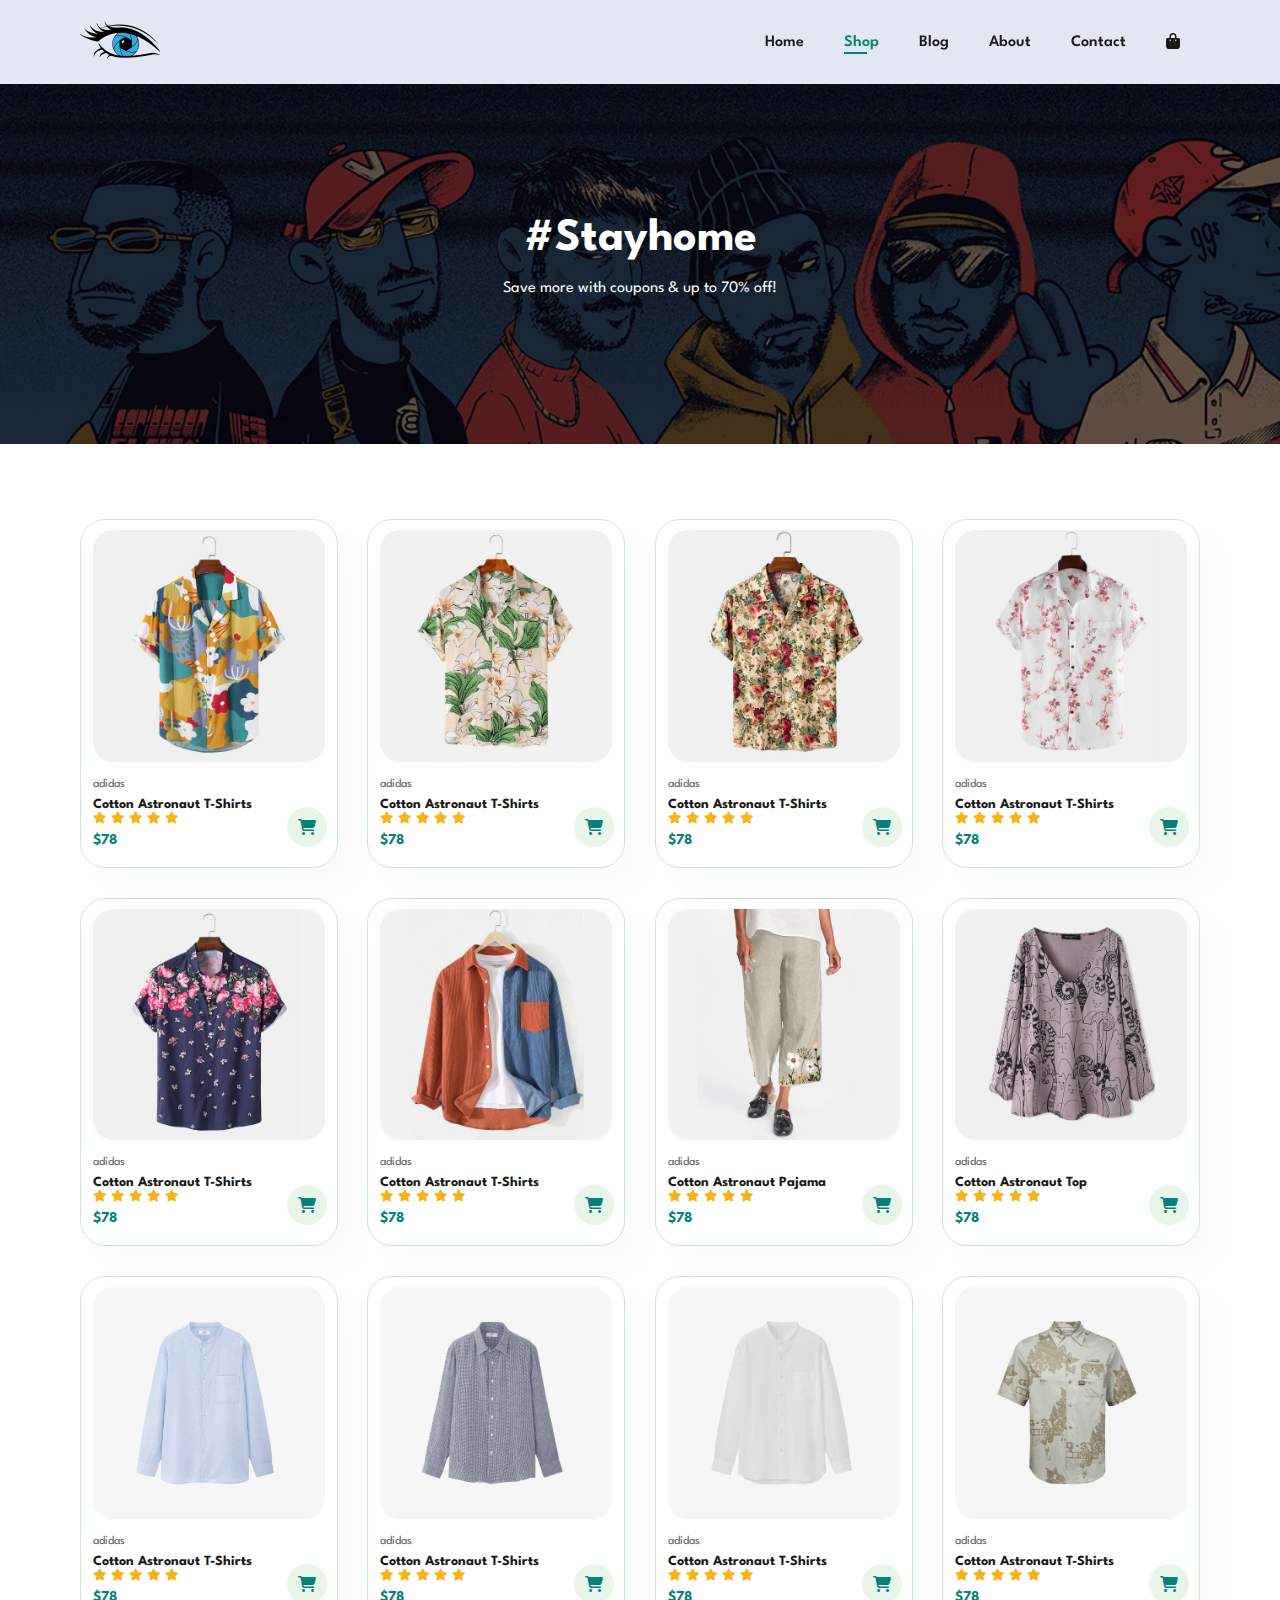
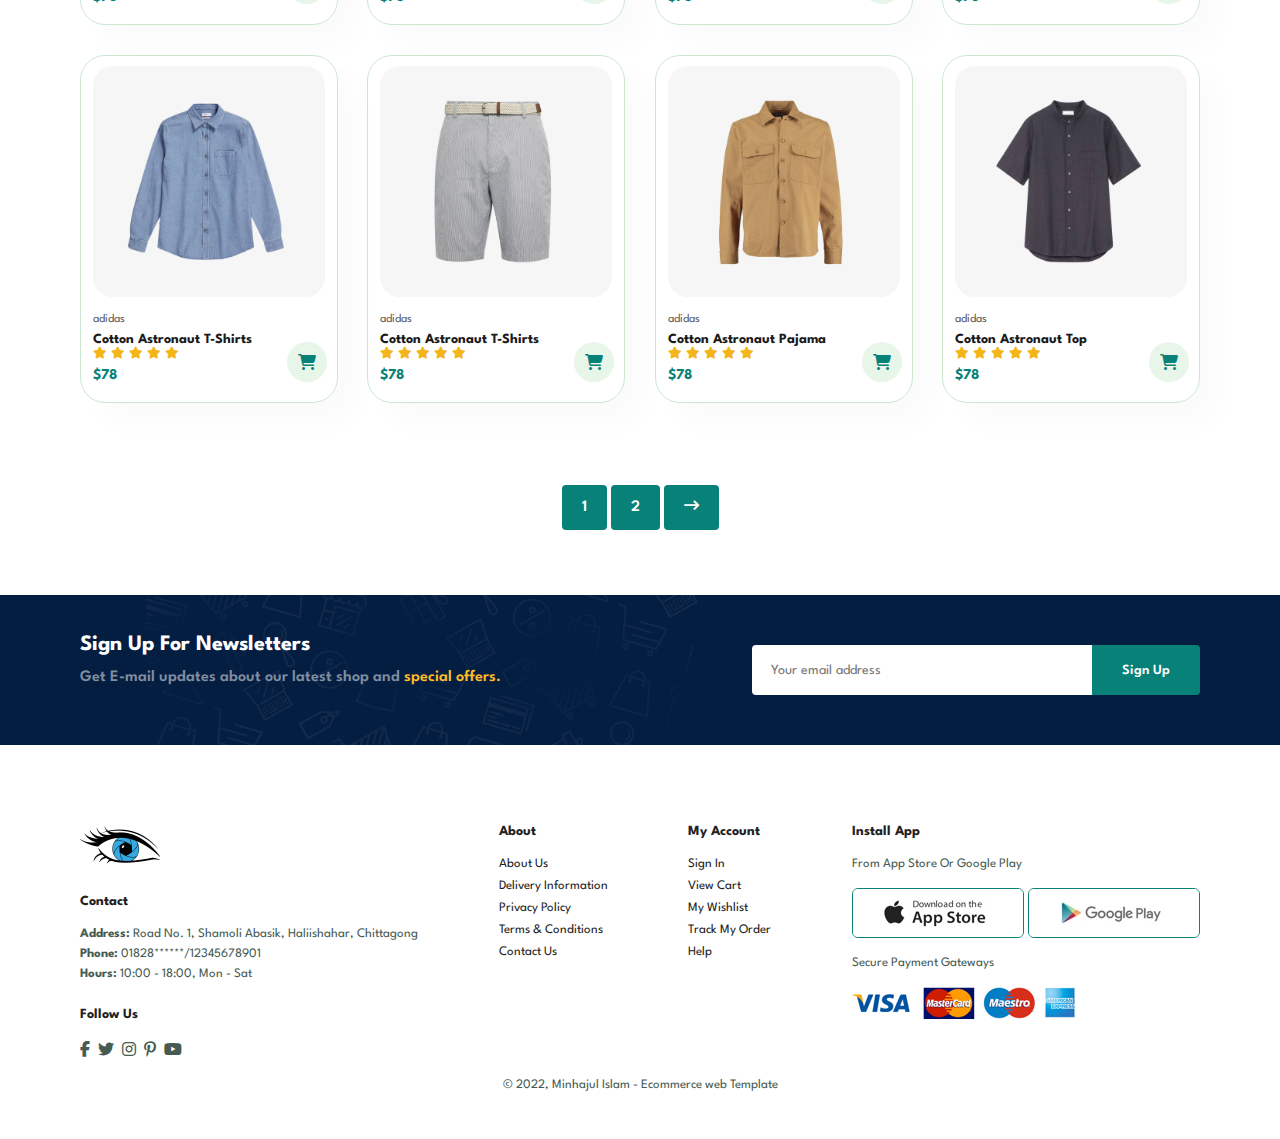
<file: shop.html>
<!DOCTYPE html>
<html lang="en">
<head>
    <meta charset="UTF-8">
    <meta http-equiv="X-UA-Compatible" content="IE=edge">
    <meta name="viewport" content="width=device-width, initial-scale=1.0">
    <title>My shop</title>
    <!-- css stylesheet -->
    <link rel="stylesheet" href="./css/style.css">
    <!-- font awesome cdn -->

    <link rel="stylesheet" href="https://cdnjs.cloudflare.com/ajax/libs/font-awesome/6.1.1/css/all.min.css"/>

</head>
<body>
    
   <section id="header">
    <a href="index.html"><img src="./img/logo.png" class="logo" alt=""></a>

    <div>
        <ul id="navbar">
            <li><a href="index.html">Home</a></li>
            <li><a class="active" href="shop.html">Shop</a></li>
            <li><a href="blog.html">Blog</a></li>
            <li><a href="about.html">About</a></li>
            <li><a href="contact.html">Contact</a></li>
            <li id="lg-bag"><a href="cart.html"> <i class="fa-solid fa-bag-shopping"></i></a></li>
            <a href="#" id="close"> <i class="fa-solid fa-xmark"></i></a>
        </ul>
    </div>

    <div id="mobile">
        <a href="#"> <i class="fa-solid fa-bag-shopping"></i></a>
        <i id="bar" class="fas fa-outdent"></i>
    </div>

   </section>

   <section id="page-header">
    <h2>#Stayhome</h2>
    <p>Save more with coupons & up to 70% off!</p>
   </section>

   <section id="product1" class="section-p1">

        <div class="pro-container">
            <div class="pro" onclick="window.location.href='single_product.html'; ">
                <img src="./img/products/f1.jpg" alt="">
                <div class="des">
                    <span>adidas</span>
                    <h5>Cotton Astronaut T-Shirts</h5>
                    <div class="star" >
                        <i class="fas fa-star"></i>
                        <i class="fas fa-star"></i>
                        <i class="fas fa-star"></i>
                        <i class="fas fa-star"></i>
                        <i class="fas fa-star"></i>
                    </div>
                    <h4>$78</h4>
                </div>
                <a class="" href="#"><i class="fa-solid fa-cart-shopping  cart"></i></a>
            </div>
            <div class="pro">
                <img src="./img/products/f2.jpg" alt="">
                <div class="des">
                    <span>adidas</span>
                    <h5>Cotton Astronaut T-Shirts</h5>
                    <div class="star" >
                        <i class="fas fa-star"></i>
                        <i class="fas fa-star"></i>
                        <i class="fas fa-star"></i>
                        <i class="fas fa-star"></i>
                        <i class="fas fa-star"></i>
                    </div>
                    <h4>$78</h4>
                </div>
                <a class="" href="#"><i class="fa-solid fa-cart-shopping  cart"></i></a>
            </div>
            <div class="pro">
                <img src="./img/products/f3.jpg" alt="">
                <div class="des">
                    <span>adidas</span>
                    <h5>Cotton Astronaut T-Shirts</h5>
                    <div class="star" >
                        <i class="fas fa-star"></i>
                        <i class="fas fa-star"></i>
                        <i class="fas fa-star"></i>
                        <i class="fas fa-star"></i>
                        <i class="fas fa-star"></i>
                    </div>
                    <h4>$78</h4>
                </div>
                <a class="" href="#"><i class="fa-solid fa-cart-shopping  cart"></i></a>
            </div>
            <div class="pro">
                <img src="./img/products/f4.jpg" alt="">
                <div class="des">
                    <span>adidas</span>
                    <h5>Cotton Astronaut T-Shirts</h5>
                    <div class="star" >
                        <i class="fas fa-star"></i>
                        <i class="fas fa-star"></i>
                        <i class="fas fa-star"></i>
                        <i class="fas fa-star"></i>
                        <i class="fas fa-star"></i>
                    </div>
                    <h4>$78</h4>
                </div>
                <a class="" href="#"><i class="fa-solid fa-cart-shopping  cart"></i></a>
            </div>
            <div class="pro">
                <img src="./img/products/f5.jpg" alt="">
                <div class="des">
                    <span>adidas</span>
                    <h5>Cotton Astronaut T-Shirts</h5>
                    <div class="star" >
                        <i class="fas fa-star"></i>
                        <i class="fas fa-star"></i>
                        <i class="fas fa-star"></i>
                        <i class="fas fa-star"></i>
                        <i class="fas fa-star"></i>
                    </div>
                    <h4>$78</h4>
                </div>
                <a class="" href="#"><i class="fa-solid fa-cart-shopping  cart"></i></a>
            </div>
            <div class="pro">
                <img src="./img/products/f6.jpg" alt="">
                <div class="des">
                    <span>adidas</span>
                    <h5>Cotton Astronaut T-Shirts</h5>
                    <div class="star" >
                        <i class="fas fa-star"></i>
                        <i class="fas fa-star"></i>
                        <i class="fas fa-star"></i>
                        <i class="fas fa-star"></i>
                        <i class="fas fa-star"></i>
                    </div>
                    <h4>$78</h4>
                </div>
                <a class="" href="#"><i class="fa-solid fa-cart-shopping  cart"></i></a>
            </div>
            <div class="pro">
                <img src="./img/products/f7.jpg" alt="">
                <div class="des">
                    <span>adidas</span>
                    <h5>Cotton Astronaut Pajama</h5>
                    <div class="star" >
                        <i class="fas fa-star"></i>
                        <i class="fas fa-star"></i>
                        <i class="fas fa-star"></i>
                        <i class="fas fa-star"></i>
                        <i class="fas fa-star"></i>
                    </div>
                    <h4>$78</h4>
                </div>
                <a class="" href="#"><i class="fa-solid fa-cart-shopping  cart"></i></a>
            </div>
            <div class="pro">
                <img src="./img/products/f8.jpg" alt="">
                <div class="des">
                    <span>adidas</span>
                    <h5>Cotton Astronaut Top</h5>
                    <div class="star" >
                        <i class="fas fa-star"></i>
                        <i class="fas fa-star"></i>
                        <i class="fas fa-star"></i>
                        <i class="fas fa-star"></i>
                        <i class="fas fa-star"></i>
                    </div>
                    <h4>$78</h4>
                </div>
                <a class="" href="#"><i class="fa-solid fa-cart-shopping  cart"></i></a>
            </div>
        <div class="pro">
            <img src="./img/products/n1.jpg" alt="">
            <div class="des">
                <span>adidas</span>
                <h5>Cotton Astronaut T-Shirts</h5>
                <div class="star" >
                    <i class="fas fa-star"></i>
                    <i class="fas fa-star"></i>
                    <i class="fas fa-star"></i>
                    <i class="fas fa-star"></i>
                    <i class="fas fa-star"></i>
                </div>
                <h4>$78</h4>
            </div>
            <a class="" href="#"><i class="fa-solid fa-cart-shopping  cart"></i></a>
        </div>
        <div class="pro">
            <img src="./img/products/n2.jpg" alt="">
            <div class="des">
                <span>adidas</span>
                <h5>Cotton Astronaut T-Shirts</h5>
                <div class="star" >
                    <i class="fas fa-star"></i>
                    <i class="fas fa-star"></i>
                    <i class="fas fa-star"></i>
                    <i class="fas fa-star"></i>
                    <i class="fas fa-star"></i>
                </div>
                <h4>$78</h4>
            </div>
            <a class="" href="#"><i class="fa-solid fa-cart-shopping  cart"></i></a>
        </div>
        <div class="pro">
            <img src="./img/products/n3.jpg" alt="">
            <div class="des">
                <span>adidas</span>
                <h5>Cotton Astronaut T-Shirts</h5>
                <div class="star" >
                    <i class="fas fa-star"></i>
                    <i class="fas fa-star"></i>
                    <i class="fas fa-star"></i>
                    <i class="fas fa-star"></i>
                    <i class="fas fa-star"></i>
                </div>
                <h4>$78</h4>
            </div>
            <a class="" href="#"><i class="fa-solid fa-cart-shopping  cart"></i></a>
        </div>
        <div class="pro">
            <img src="./img/products/n4.jpg" alt="">
            <div class="des">
                <span>adidas</span>
                <h5>Cotton Astronaut T-Shirts</h5>
                <div class="star" >
                    <i class="fas fa-star"></i>
                    <i class="fas fa-star"></i>
                    <i class="fas fa-star"></i>
                    <i class="fas fa-star"></i>
                    <i class="fas fa-star"></i>
                </div>
                <h4>$78</h4>
            </div>
            <a class="" href="#"><i class="fa-solid fa-cart-shopping  cart"></i></a>
        </div>
        <div class="pro">
            <img src="./img/products/n5.jpg" alt="">
            <div class="des">
                <span>adidas</span>
                <h5>Cotton Astronaut T-Shirts</h5>
                <div class="star" >
                    <i class="fas fa-star"></i>
                    <i class="fas fa-star"></i>
                    <i class="fas fa-star"></i>
                    <i class="fas fa-star"></i>
                    <i class="fas fa-star"></i>
                </div>
                <h4>$78</h4>
            </div>
            <a class="" href="#"><i class="fa-solid fa-cart-shopping  cart"></i></a>
        </div>
        <div class="pro">
            <img src="./img/products/n6.jpg" alt="">
            <div class="des">
                <span>adidas</span>
                <h5>Cotton Astronaut T-Shirts</h5>
                <div class="star" >
                    <i class="fas fa-star"></i>
                    <i class="fas fa-star"></i>
                    <i class="fas fa-star"></i>
                    <i class="fas fa-star"></i>
                    <i class="fas fa-star"></i>
                </div>
                <h4>$78</h4>
            </div>
            <a class="" href="#"><i class="fa-solid fa-cart-shopping  cart"></i></a>
        </div>
        <div class="pro">
            <img src="./img/products/n7.jpg" alt="">
            <div class="des">
                <span>adidas</span>
                <h5>Cotton Astronaut Pajama</h5>
                <div class="star" >
                    <i class="fas fa-star"></i>
                    <i class="fas fa-star"></i>
                    <i class="fas fa-star"></i>
                    <i class="fas fa-star"></i>
                    <i class="fas fa-star"></i>
                </div>
                <h4>$78</h4>
            </div>
            <a class="" href="#"><i class="fa-solid fa-cart-shopping  cart"></i></a>
        </div>
        <div class="pro">
            <img src="./img/products/n8.jpg" alt="">
            <div class="des">
                <span>adidas</span>
                <h5>Cotton Astronaut Top</h5>
                <div class="star" >
                    <i class="fas fa-star"></i>
                    <i class="fas fa-star"></i>
                    <i class="fas fa-star"></i>
                    <i class="fas fa-star"></i>
                    <i class="fas fa-star"></i>
                </div>
                <h4>$78</h4>
            </div>
            <a class="" href="#"><i class="fa-solid fa-cart-shopping  cart"></i></a>
        </div>
    </div>
    </section>

    <section id="pagination" class="section-p1">
        <a href="#">1</a>
        <a href="#">2</a>
        <a href="#"><i class="fa-solid fa-arrow-right-long"></i></a>
    </section>
    
    <section id="newsletter" class="section-p1 section-m1" >
        <div class="newstext">
            <h4>Sign Up For Newsletters</h4>
            <p>Get E-mail updates about our latest shop and <span>special offers.</span></p>
        </div>

        <div class="form">
            <input type="text" placeholder="Your email address">
            <button class="normal">Sign Up</button>
        </div>
    </section>

    <footer class="section-p1">
        <div class="col">
            <img class="logo" src="./img/logo.png" alt="">
            <h4>Contact</h4>
            <p> <strong>Address: </strong>Road No. 1, Shamoli Abasik, Haliishahar, Chittagong</p>

            <p> <strong>Phone: </strong>01828******/12345678901</p>

            <p> <strong>Hours: </strong>10:00 - 18:00, Mon - Sat</p>
            <div class="follow">
                <h4>Follow Us</h4>
                <div class="icon">
                    <i class="fab fa-facebook-f"></i>
                    <i class="fab fa-twitter"></i>
                    <i class="fab fa-instagram"></i>
                    <i class="fab fa-pinterest-p"></i>
                    <i class="fab fa-youtube"></i>
                </div>
            </div>
        </div>

        <div class="col">
            <h4>About</h4>
            <a href="#">About Us</a>
            <a href="#">Delivery Information</a>
            <a href="#">Privacy Policy</a>
            <a href="#">Terms & Conditions</a>
            <a href="#">Contact Us</a>
        </div>

        <div class="col">
            <h4>My Account</h4>
            <a href="#">Sign In</a>
            <a href="#">View Cart</a>
            <a href="#">My Wishlist</a>
            <a href="#">Track My Order</a>
            <a href="#">Help</a>
        </div>

        <div class="col install">
            <h4>Install App</h4>
            <p>From App Store Or Google Play</p>
            <div class="row">
                <img src="./img/pay/app.jpg" alt="">
                <img src="./img/pay/play.jpg" alt="">
            </div>
            <p>Secure Payment Gateways</p>
            <img src="./img/pay/pay.png" alt="">
        </div>

        <div class="copyright">
            <p>&copy; 2022, Minhajul Islam - Ecommerce web Template</p>
        </div>

    </footer>

    <!-- js script link -->
    <script src="./js/script.js"></script>
</body>
</html>
</file>
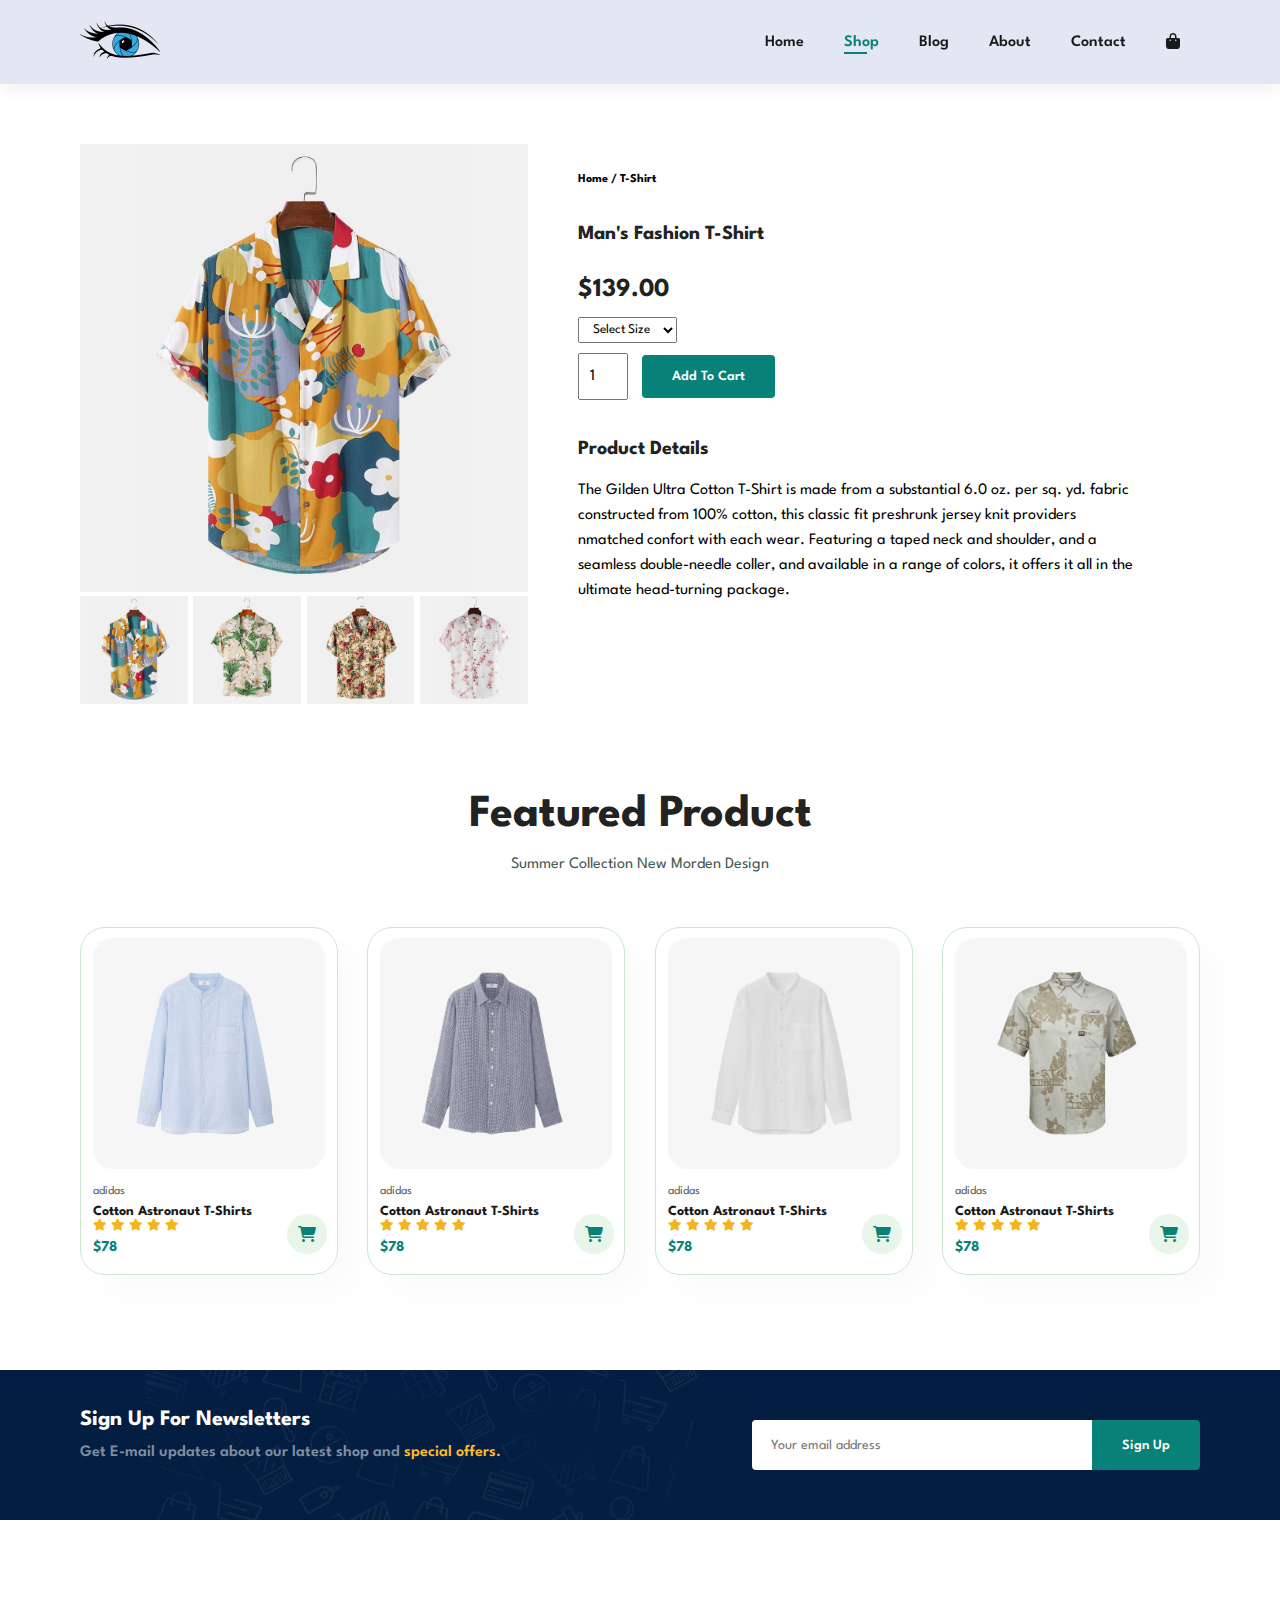
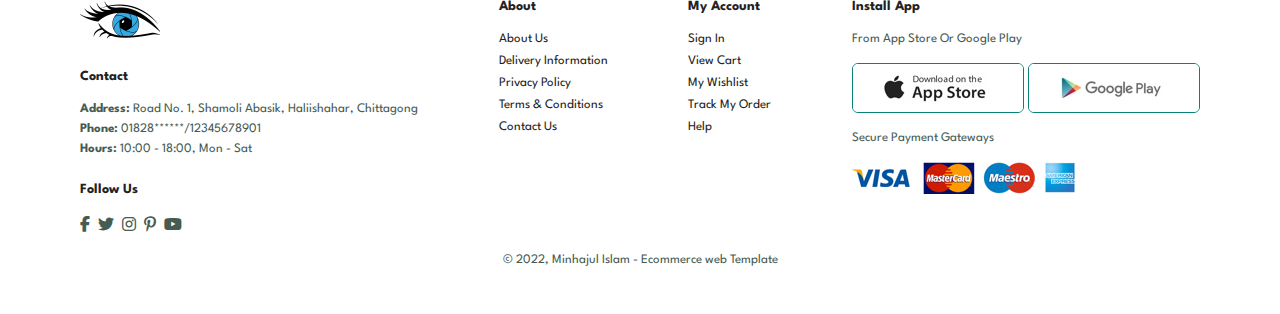
<file: single_product.html>
<!DOCTYPE html>
<html lang="en">
<head>
    <meta charset="UTF-8">
    <meta http-equiv="X-UA-Compatible" content="IE=edge">
    <meta name="viewport" content="width=device-width, initial-scale=1.0">
    <title>My shop</title>
    <!-- css stylesheet -->
    <link rel="stylesheet" href="./css/style.css">
    <!-- font awesome cdn -->

    <link rel="stylesheet" href="https://cdnjs.cloudflare.com/ajax/libs/font-awesome/6.1.1/css/all.min.css"/>

</head>
<body>
    
   <section id="header">
    <a href="index.html"><img src="./img/logo.png" class="logo" alt=""></a>

    <div>
        <ul id="navbar">
            <li><a href="index.html">Home</a></li>
            <li><a class="active" href="shop.html">Shop</a></li>
            <li><a href="blog.html">Blog</a></li>
            <li><a href="about.html">About</a></li>
            <li><a href="contact.html">Contact</a></li>
            <li id="lg-bag"><a href="cart.html"> <i class="fa-solid fa-bag-shopping"></i></a></li>
            <a href="#" id="close"> <i class="fa-solid fa-xmark"></i></a>
        </ul>
    </div>

    <div id="mobile">
        <a href="#"> <i class="fa-solid fa-bag-shopping"></i></a>
        <i id="bar" class="fas fa-outdent"></i>
    </div>

   </section>

   <section id="prodetails" class="section-p1">
    <div class="single-pro-img">
        <img src="./img/products/f1.jpg" width="100%" id="main-img" alt="">

        <div class="small-img-group">
            <div class="small-img-col">
                <img src="./img/products/f1.jpg" width="100%" class="small-img"
                alt="">
            </div>

            <div class="small-img-col">
                <img src="./img/products/f2.jpg" width="100%" class="small-img"
                alt="">
            </div>

            <div class="small-img-col">
                <img src="./img/products/f3.jpg" width="100%" class="small-img"
                alt="">
            </div>

            <div class="small-img-col">
                <img src="./img/products/f4.jpg" width="100%" class="small-img"
                alt="">
            </div>
        </div>
    </div>


    <div class="sigle-pro-details">
        <h6>Home / T-Shirt</h6>
        <h4>Man's Fashion T-Shirt</h4>
        <h2>$139.00</h2>

        <select >
            <option>Select Size</option>
            <option>XL</option>
            <option>XXl</option>
            <option>Small</option>
            <option>Large</option>
        </select>
        <input type="number" value="1">
        <button class="normal" >Add To Cart</button>
        <h4>Product Details</h4>
        <span> The Gilden Ultra Cotton T-Shirt is made from a substantial 6.0 oz. per sq. yd. fabric constructed from 100% cotton, this classic fit preshrunk jersey knit providers nmatched confort with each wear. Featuring a taped neck and shoulder, and a seamless double-needle coller, and available in a range of colors, it offers it all in the ultimate head-turning package. </span>

    </div>
   </section>

   <section id="product1" class="section-p1">
    <h2>Featured Product</h2>
    <p>Summer Collection New Morden Design</p>
    <div class="pro-container">
        <div class="pro">
            <img src="./img/products/n1.jpg" alt="">
            <div class="des">
                <span>adidas</span>
                <h5>Cotton Astronaut T-Shirts</h5>
                <div class="star" >
                    <i class="fas fa-star"></i>
                    <i class="fas fa-star"></i>
                    <i class="fas fa-star"></i>
                    <i class="fas fa-star"></i>
                    <i class="fas fa-star"></i>
                </div>
                <h4>$78</h4>
            </div>
            <a class="" href="#"><i class="fa-solid fa-cart-shopping  cart"></i></a>
        </div>
        <div class="pro">
            <img src="./img/products/n2.jpg" alt="">
            <div class="des">
                <span>adidas</span>
                <h5>Cotton Astronaut T-Shirts</h5>
                <div class="star" >
                    <i class="fas fa-star"></i>
                    <i class="fas fa-star"></i>
                    <i class="fas fa-star"></i>
                    <i class="fas fa-star"></i>
                    <i class="fas fa-star"></i>
                </div>
                <h4>$78</h4>
            </div>
            <a class="" href="#"><i class="fa-solid fa-cart-shopping  cart"></i></a>
        </div>
        <div class="pro">
            <img src="./img/products/n3.jpg" alt="">
            <div class="des">
                <span>adidas</span>
                <h5>Cotton Astronaut T-Shirts</h5>
                <div class="star" >
                    <i class="fas fa-star"></i>
                    <i class="fas fa-star"></i>
                    <i class="fas fa-star"></i>
                    <i class="fas fa-star"></i>
                    <i class="fas fa-star"></i>
                </div>
                <h4>$78</h4>
            </div>
            <a class="" href="#"><i class="fa-solid fa-cart-shopping  cart"></i></a>
        </div>
        <div class="pro">
            <img src="./img/products/n4.jpg" alt="">
            <div class="des">
                <span>adidas</span>
                <h5>Cotton Astronaut T-Shirts</h5>
                <div class="star" >
                    <i class="fas fa-star"></i>
                    <i class="fas fa-star"></i>
                    <i class="fas fa-star"></i>
                    <i class="fas fa-star"></i>
                    <i class="fas fa-star"></i>
                </div>
                <h4>$78</h4>
            </div>
            <a class="" href="#"><i class="fa-solid fa-cart-shopping  cart"></i></a>
        </div>
    </div>
    </section>
    
    <section id="newsletter" class="section-p1 section-m1" >
        <div class="newstext">
            <h4>Sign Up For Newsletters</h4>
            <p>Get E-mail updates about our latest shop and <span>special offers.</span></p>
        </div>

        <div class="form">
            <input type="text" placeholder="Your email address">
            <button class="normal">Sign Up</button>
        </div>
    </section>

    <footer class="section-p1">
        <div class="col">
            <img class="logo" src="./img/logo.png" alt="">
            <h4>Contact</h4>
            <p> <strong>Address: </strong>Road No. 1, Shamoli Abasik, Haliishahar, Chittagong</p>

            <p> <strong>Phone: </strong>01828******/12345678901</p>

            <p> <strong>Hours: </strong>10:00 - 18:00, Mon - Sat</p>
            <div class="follow">
                <h4>Follow Us</h4>
                <div class="icon">
                    <i class="fab fa-facebook-f"></i>
                    <i class="fab fa-twitter"></i>
                    <i class="fab fa-instagram"></i>
                    <i class="fab fa-pinterest-p"></i>
                    <i class="fab fa-youtube"></i>
                </div>
            </div>
        </div>

        <div class="col">
            <h4>About</h4>
            <a href="#">About Us</a>
            <a href="#">Delivery Information</a>
            <a href="#">Privacy Policy</a>
            <a href="#">Terms & Conditions</a>
            <a href="#">Contact Us</a>
        </div>

        <div class="col">
            <h4>My Account</h4>
            <a href="#">Sign In</a>
            <a href="#">View Cart</a>
            <a href="#">My Wishlist</a>
            <a href="#">Track My Order</a>
            <a href="#">Help</a>
        </div>

        <div class="col install">
            <h4>Install App</h4>
            <p>From App Store Or Google Play</p>
            <div class="row">
                <img src="./img/pay/app.jpg" alt="">
                <img src="./img/pay/play.jpg" alt="">
            </div>
            <p>Secure Payment Gateways</p>
            <img src="./img/pay/pay.png" alt="">
        </div>

        <div class="copyright">
            <p>&copy; 2022, Minhajul Islam - Ecommerce web Template</p>
        </div>

    </footer>

    <!-- js script link -->
    <script src="./js/script.js"></script>
</body>
</html>
</file>
<file: css/style.css>
@import url("https://fonts.googleapis.com/css2?family=League+Spartan:wght@100;200;300;400;500;600;700;800;900&display=swap");

* {
  margin: 0;
  padding: 0;
  box-sizing: border-box;
  font-family: "League Spartan", sans-serif;
}

h1 {
  font-size: 50px;
  line-height: 64px;
  color: #222;
}

h2 {
  font-size: 46px;
  line-height: 54px;
  color: #222;
}

h4 {
  font-size: 20px;
  color: #222;
}

h6 {
  font-weight: 700;
  font-size: 12px;
}

p {
  font-size: 16px;
  color: #465b52;
  margin: 15px 0 20px 0;
}

.section-p1 {
  padding: 40px 80px;
}

.section-m1 {
  margin: 40px 0;
}

button.normal {
  font-size: 14px;
  font-weight: 600;
  padding: 15px 30px;
  color: #000;
  background-color: #fff;
  border-radius: 4px;
  cursor: pointer;
  border: none;
  outline: none;
  transition: 0.2s;
}

button.white {
  font-size: 13px;
  font-weight: 600;
  padding: 11px 18px;
  color: #fff;
  background-color: transparent;
  cursor: pointer;
  border: 1px solid #fff;
  outline: none;
  transition: 0.2s;
}

body {
  width: 100%;
}

/* Header Start */

#header {
  display: flex;
  align-items: center;
  justify-content: space-between;
  padding: 20px 80px;
  background-color: #e3e6f3;
  box-shadow: 0 5px 15px rgba(0, 0, 0, 0.06);
  z-index: 999;
  position: sticky;
  top: 0;
  left: 0;
}

#header .logo {
  height: 40px;
}

#navbar {
  display: flex;
  align-items: center;
  justify-content: center;
}

#navbar li {
  list-style: none;
  padding: 0 20px;
  position: relative;
}

#navbar li a {
  text-decoration: none;
  font-size: 16px;
  font-weight: 600;
  color: #1a1a1a;
  transition: 0.3 ease;
}

#navbar li a:hover,
#navbar li a.active {
  color: #088178;
}

#navbar li a.active::after,
#navbar li a:hover::after {
  content: "";
  width: 30%;
  height: 2px;
  background-color: #088178;
  position: absolute;
  bottom: -4px;
  left: 20px;
}

#mobile {
  display: none;
  align-items: center;
}

#close {
  display: none;
}

/* Home Page */
#hero {
  background-image: url(../img/hero4.png);
  height: 90vh;
  width: 100%;
  background-size: cover;
  background-position: top 25% right 0;
  padding: 0 80px;
  display: flex;
  flex-direction: column;
  align-items: flex-start;
  justify-content: center;
}

#hero h4 {
  padding-bottom: 15px;
}
#hero h1 {
  color: #088178;
}

#hero button {
  background-image: url(../img/button.png);
  background-color: transparent;
  color: #088178;
  border: none;
  padding: 14px 80px 14px 65px;
  background-repeat: no-repeat;
  cursor: pointer;
  font-weight: 700;
  font-size: 15px;
}

#feature {
  display: flex;
  align-items: center;
  justify-content: space-between;
  flex-wrap: wrap;
}

#feature .fe-box {
  width: 180px;
  text-align: center;
  padding: 25px 15px;
  box-shadow: 20px 20px 34px rgba(0, 0, 0, 0.03);
  border: 1px solid #cce7d0;
  border-radius: 4px;
  margin: 15px 0;
}

#feature .fe-box:hover {
  box-shadow: 10px 10px 54px rgba(70, 62, 221, 0.1);
}

#feature .fe-box img {
  width: 100%;
  margin-bottom: 10px;
}

#feature .fe-box h6 {
  display: inline-block;
  padding: 9px 8px 6px 8px;
  line-height: 1;
  border-radius: 4px;
  color: #088178;
  background-color: #fddde4;
}

#feature .fe-box:nth-child(2) h6 {
  background-color: #cdebbc;
}

#feature .fe-box:nth-child(3) h6 {
  background-color: #d1e8f2;
}

#feature .fe-box:nth-child(4) h6 {
  background-color: #cdd4f8;
}

#feature .fe-box:nth-child(5) h6 {
  background-color: #f6dbf6;
}

#feature .fe-box:nth-child(6) h6 {
  background-color: #fff2e5;
}

#product1 {
  text-align: center;
}

#product1 .pro-container {
  display: flex;
  justify-content: space-between;
  padding-top: 20px;
  flex-wrap: wrap;
}

#product1 .pro {
  width: 23%;
  min-width: 250px;
  padding: 10px 12px;
  border: 1px solid #cce7d0;
  border-radius: 25px;
  cursor: pointer;
  box-shadow: 20px 20px 30px rgba(0, 0, 0, 0.02);
  margin: 15px 0;
  transition: 0.2s ease;
  position: relative;
}

#product1 .pro:hover {
  box-shadow: 20px 20px 30px rgba(0, 0, 0, 0.06);
}

#product1 .pro img {
  width: 100%;
  border-radius: 20px;
}

#product1 .pro .des {
  text-align: start;
  padding: 10px 0;
}

#product1 .pro .des span {
  color: #606063;
  font-size: 12px;
}

#product1 .pro .des h5 {
  padding-top: 7px;
  color: #1a1a1a;
  font-size: 14px;
}

#product1 .pro .des i {
  font-size: 12px;
  color: rgb(243, 181, 25);
}

#product1 .pro .des h4 {
  padding-top: 7px;
  font-size: 15px;
  font-weight: 700;
  color: #088178;
}

#product1 .pro .cart {
  width: 40px;
  height: 40px;
  line-height: 40px;
  border-radius: 50px;
  background-color: #e8f6ea;
  /* font-weight: 100; */
  color: #088178;
  border-color: 2px solid #cce7d0;
  position: absolute;
  bottom: 20px;
  right: 10px;
}

#banner {
  display: flex;
  flex-direction: column;
  justify-content: center;
  align-items: center;
  text-align: center;
  background-image: url(../img/banner/b2.jpg);
  width: 100%;
  height: 40vh;
  background-size: cover;
  background-position: center;
}

#banner h4 {
  color: #fff;
  font-size: 16px;
}

#banner h2 {
  color: #fff;
  font-size: 30px;
  padding: 10px 0;
}

#banner h2 span {
  color: #ef3636;
}

#banner button:hover {
  background: #088178;
  color: #fff;
}

#sm-banner {
  display: flex;
  justify-content: space-between;
  flex-wrap: wrap;
}

#sm-banner .banner-box {
  display: flex;
  flex-direction: column;
  justify-content: center;
  align-items: flex-start;
  background-image: url(../img/banner/b17.jpg);
  min-width: 580px;
  height: 50vh;
  background-size: cover;
  background-position: center;
  padding: 30px;
}

#sm-banner .banner-box2 {
  background-image: url(../img/banner/b10.jpg);
}

#sm-banner h4 {
  color: #fff;
  font-size: 20px;
  font-weight: 300;
}

#sm-banner h2 {
  color: #fff;
  font-size: 28px;
  font-weight: 800;
}

#sm-banner span {
  color: #fff;
  font-size: 14px;
  font-weight: 500;
  padding-bottom: 15px;
}

#sm-banner .banner-box:hover button {
  background-color: #088178;
  border: 1px solid #088178;
}

#banner3 {
  display: flex;
  justify-content: space-between;
  flex-wrap: wrap;
  padding: 0 80px;
}

#banner3 .banner-box {
  display: flex;
  flex-direction: column;
  justify-content: center;
  align-items: flex-start;
  background-image: url(../img/banner/b7.jpg);
  min-width: 30%;
  height: 30vh;
  background-size: cover;
  background-position: center;
  padding: 20px;
  margin-bottom: 20px;
}

#banner3 .banner-box2 {
  background-image: url(../img/banner/b4.jpg);
}

#banner3 .banner-box3 {
  background-image: url(../img/banner/b18.jpg);
}

#banner3 h2 {
  color: #fff;
  font-weight: 900;
  font-size: 22px;
}

#banner3 h3 {
  color: #ec544e;
  font-weight: 800;
  font-size: 15px;
}

#newsletter {
  display: flex;
  justify-content: space-between;
  flex-wrap: wrap;
  align-items: center;
  background-image: url(../img/banner/b14.png);
  background-repeat: no-repeat;
  background-position: 20% 30%;
  background-color: #041e42;
}

#newsletter h4 {
  font-size: 22px;
  font-weight: 700;
  color: #fff;
}

#newsletter p {
  font-style: 14px;
  font-weight: 600;
  color: #818ea0;
}

#newsletter p span {
  color: #ffbd27;
}

#newsletter .form {
  display: flex;
  width: 40%;
}

#newsletter input {
  height: 3.125rem;
  padding: 0 1.25em;
  font-size: 14px;
  width: 100%;
  border: 1px solid transparent;
  border-radius: 4px;
  outline: none;
  border-top-right-radius: 0;
  border-bottom-right-radius: 0;
}

#newsletter button {
  background-color: #088178;
  color: #fff;
  white-space: nowrap;
  border-top-left-radius: 0;
  border-bottom-left-radius: 0;
}

footer {
  display: flex;
  justify-content: space-between;
  flex-wrap: wrap;
}

footer .col {
  display: flex;
  flex-direction: column;
  align-items: flex-start;
  margin-bottom: 20px;
}

footer .logo {
  height: 40px;
  margin-bottom: 30px;
}

footer h4 {
  font-size: 14px;
  padding-bottom: 20px;
}

footer p {
  font-size: 13px;
  margin: 0 0 8px 0;
}

footer a {
  font-size: 13px;
  text-decoration: none;
  color: #222;
  margin-bottom: 10px;
}

footer .follow {
  margin-top: 20px;
}
footer .follow i {
  color: #465b52;
  padding-right: 4px;
  cursor: pointer;
}

footer .install .row img {
  border: 1px solid #088178;
  border-radius: 6px;
}

footer .install img {
  margin: 10px 0 15px 0;
}

footer .follow i:hover,
footer a:hover {
  color: #088178;
}

footer .copyright {
  width: 100%;
  text-align: center;
}

/* Shop Page */
#page-header {
  background-image: url(../img/banner/b1.jpg);
  width: 100%;
  height: 40vh;
  background-size: cover;
  display: flex;
  justify-content: center;
  text-align: center;
  flex-direction: column;
  padding: 14px;
}

#page-header h2,
#page-header p {
  color: #fff;
}

#pagination {
  text-align: center;
}

#pagination a {
  text-decoration: none;
  background-color: #088178;
  padding: 15px 20px;
  border-radius: 4px;
  color: #fff;
  font-weight: 600;
}

#pagination a i {
  font-size: 15px;
  font-weight: 600;
}

/* single Product */

#prodetails {
  display: flex;
  margin-top: 20px;
}

#prodetails .single-pro-img {
  width: 40%;
  margin-right: 50px;
}

.small-img-group {
  display: flex;
  justify-content: space-between;
}

.small-img-col {
  flex-basis: 24%;
  cursor: pointer;
}

#prodetails .sigle-pro-details {
  width: 50%;
  padding-top: 30px;
}

#prodetails .sigle-pro-details h4 {
  padding: 40px 0 20px 0;
}

#prodetails .sigle-pro-details h2 {
  font-size: 26px;
}

#prodetails .sigle-pro-details select {
  display: block;
  padding: 5px 10px;
  margin-bottom: 10px;
}

#prodetails .sigle-pro-details input {
  width: 50px;
  height: 47px;
  padding-left: 10px;
  font-size: 16px;
  margin-right: 10px;
}

#prodetails .sigle-pro-details button {
  background-color: #088178;
  color: #fff;
}

#prodetails .sigle-pro-details input:focus {
  outline: none;
}

#prodetails .sigle-pro-details span {
  line-height: 25px;
}

/* Blog page */

#page-header.blog-header {
  background-image: url(../img/banner/b19.jpg);
}

#blog {
  padding: 150px 150px 0 150px;
}

#blog .blog-box {
  display: flex;
  align-items: center;
  width: 100%;
  position: relative;
  padding-bottom: 90px;
}

#blog .blog-img {
  width: 50%;
  margin-right: 40px;
}

#blog img {
  width: 100%;
  height: 300px;
  object-fit: cover;
}

#blog .blog-details {
  width: 50%;
}

#blog .blog-details a {
  text-decoration: none;
  font-size: 11px;
  color: #000;
  font-weight: 700;
  position: relative;
  transition: 0.3s;
}

#blog .blog-details a::after {
  content: "";
  width: 50px;
  height: 1px;
  background-color: #000;
  position: absolute;
  top: 4px;
  right: -60px;
}

#blog .blog-details a:hover {
  color: #088178;
}

#blog .blog-details a:hover:after {
  background-color: #088178;
}

#blog .blog-box h1 {
  position: absolute;
  top: -40px;
  left: 0;
  font-size: 70px;
  font-weight: 700;
  color: #c9cbce;
  z-index: -9;
}

/* About Page */

#page-header.about-header {
  background-image: url(../img/about/banner.png);
}

#about-head {
  display: flex;
  align-items: center;
}

#about-head img {
  width: 50%;
  height: auto;
}

#about-head div {
  padding-left: 40px;
  width: 50%;
}

#about-app {
  text-align: center;
}

#about-app .video {
  width: 70%;
  height: 100%;
  margin: 30px auto 0 auto;
}

#about-app .video video {
  width: 100%;
  height: 100%;
  border-radius: 20px;
}

/* contact page */

#contact-details {
  display: flex;
  align-items: center;
  justify-content: space-between;
}

#contact-details .details {
  width: 40%;
}

#contact-details .details span,
#form-details form {
  font-size: 12px;
}

#contact-details .details h2,
#form-details form h2 {
  font-size: 26px;
  line-height: 35px;
  padding: 20px 0;
}

#contact-details .details h3 {
  font-size: 16px;
  padding-bottom: 15px;
}

#contact-details .details li {
  list-style: none;
  display: flex;
  padding: 10px 0;
}

#contact-details .details li i {
  font-size: 14px;
  padding-right: 22px;
}

#contact-details .details li p {
  margin: 0;
  font-size: 14px;
}

#contact-details .map {
  width: 55%;
  height: 400px;
}

#contact-details .map iframe {
  width: 100%;
  height: 100%;
}

#form-details {
  display: flex;
  justify-content: space-between;
  margin: 30px;
  padding: 80px;
  border: 1px solid #e1e1e1;
}

#form-details form {
  width: 65%;
  display: flex;
  flex-direction: column;
  align-items: flex-start;
}

#form-details form input,
#form-details form textarea {
  width: 100%;
  padding: 12px 15px;
  outline: none;
  margin-bottom: 20px;
  border: 1px solid #e1e1e1;
}

#form-details form button {
  background-color: #088178;
  color: #fff;
}

#form-details .people div {
  padding-bottom: 25px;
  display: flex;
  align-items: flex-start;
}

#form-details .people div img {
  width: 65px;
  height: 65px;
  object-fit: cover;
  margin-right: 15px;
}

#form-details .people div p span {
  display: block;
  font-size: 16px;
  font-weight: 600;
  color: #000;
}

#form-details .people div p {
  margin: 0;
  font-size: 13px;
  line-height: 25px;
}

/* cart psge */

#cart {
  overflow-x: auto;
}

#cart table {
  width: 100%;
  border-collapse: collapse;
  table-layout: fixed;
  white-space: nowrap;
}

#cart table img {
  width: 70px;
}

#cart table td:nth-child(1) {
  width: 100px;
  text-align: center;
}

#cart table td:nth-child(2) {
  width: 150px;
  text-align: center;
}

#cart table td:nth-child(3) {
  width: 250px;
  text-align: center;
}

#cart table td:nth-child(4),
#cart table td:nth-child(5),
#cart table td:nth-child(6) {
  width: 150px;
  text-align: center;
}

#cart table td:nth-child(5) input {
  width: 70px;
  padding: 10px 5px 10px 15px;
}

#cart table thead {
  border: 1px solid #e2e9e1;
  border-left: none;
  border-right: none;
}

#cart table thead td {
  font-weight: 700;
  text-transform: uppercase;
  font-size: 13px;
  padding: 18px 0;
}

#cart table tbody tr td {
  padding-top: 15px;
}

#cart table tbody td {
  padding-top: 13px;
}

#cart-add {
  display: flex;
  flex-wrap: wrap;
  justify-content: space-between;
}

#coupon {
  width: 50%;
  margin-bottom: 30px;
}

#coupon h3,
#sub-total h3 {
  padding-bottom: 15px;
}

#coupon input {
  padding: 10px 20px;
  outline: none;
  width: 60%;
  margin-right: 10px;
  border: 1px solid #e2e9e1;
}

#coupon button,
#sub-total button {
  background-color: #088178;
  color: #fff;
  padding: 12px 20px;
}

#sub-total {
  width: 50%;
  margin-bottom: 30px;
  border: 1px solid #e2e9e1;
  padding: 30px;
}

#sub-total table {
  border-collapse: collapse;
  width: 100%;
  margin-bottom: 20px;
}

#sub-total table td {
  width: 50%;
  border: 1px solid #e2e9e1;
  padding: 10px;
  font-size: 13px;
}

/* Media Query Start */
@media (max-width: 799px) {
  .section-p1 {
    padding: 40px 40px;
  }

  #navbar {
    display: flex;
    flex-direction: column;
    align-items: flex-start;
    justify-content: flex-start;
    position: fixed;
    top: 0;
    right: -300px;
    height: 100vh;
    width: 300px;
    background-color: #e3e6f3;
    box-shadow: 0 40px 60px rgba(0, 0, 0, 0.1);
    padding: 80px 0 0 10px;
    transition: 0.3s;
  }

  #navbar.active {
    right: 0px;
  }

  #navbar li {
    margin-bottom: 25px;
  }

  #mobile {
    display: flex;
    align-items: center;
  }

  #mobile i {
    color: #1a1a1a;
    font-size: 24px;
    padding-left: 20px;
    cursor: pointer;
  }

  #close {
    display: initial;
    position: absolute;
    top: 30px;
    left: 30px;
    color: #222;
    font-size: 24px;
  }

  #lg-bag {
    display: none;
  }

  #hero {
    height: 70vh;
    padding: 0 80px;
    background-position: top 30% right 30%;
  }

  #feature {
    justify-content: center;
  }

  #feature .fe-box {
    margin: 15px 15px;
  }

  #product1 .pro-container {
    justify-content: center;
  }

  #product1 .pro {
    margin: 15px;
  }

  #banner {
    height: 20vh;
  }

  #sm-banner .banner-box {
    min-width: 100%;
    height: 30vh;
  }

  #banner3 {
    padding: 0 40px;
  }

  #banner3 .banner-box {
    width: 28%;
  }

  #newsletter .form {
    width: 70%;
  }

  /* contact page */
  #form-details {
    padding: 40px;
  }

  #form-details form {
    width: 50%;
  }
}

@media (max-width: 477px) {
  .section-p1 {
    padding: 20px;
  }

  #header {
    padding: 10px 30px;
  }

  #hero {
    padding: 0 20px;
    background-position: 55%;
  }

  h1 {
    font-size: 38px;
  }

  h2 {
    font-size: 32px;
  }

  #feature .fe-box {
    width: 155px;
    margin: 0 0 15px 0;
  }

  #feature {
    justify-content: space-between;
  }

  #product1 .pro {
    width: 100%;
  }

  #banner {
    height: 40vh;
  }

  #sm-banner .banner-box {
    height: 40vh;
  }

  #sm-banner .banner-box2 {
    margin-top: 20px;
  }

  #banner3 {
    padding: 0 20px;
  }

  #banner3 .banner-box {
    width: 100%;
  }

  #newsletter {
    padding: 40px 20px;
  }

  #newsletter .form {
    width: 100%;
  }

  footer .copyright {
    text-align: start;
  }

  /* single product */

  #prodetails {
    display: flex;
    flex-direction: column;
  }

  #prodetails .single-pro-img {
    width: 100%;
  }

  #prodetails .sigle-pro-details {
    width: 100%;
  }

  /* Blog page */

  #blog {
    padding: 100px 20px 0 20px;
  }

  #blog .blog-box {
    display: flex;
    flex-direction: column;
    align-items: flex-start;
  }

  #blog .blog-img {
    width: 100%;
    margin-right: 0px;
    margin-bottom: 30px;
  }

  #blog .blog-details {
    width: 100%;
  }

  /* About page */

  #about-head {
    flex-direction: column;
  }

  #about-head img {
    width: 100%;
    margin-bottom: 20px;
  }

  #about-head div {
    width: 100%;
    padding-left: 0px;
  }

  #about-app .video {
    width: 100%;
  }

  /* contact page */

  #contact-details {
    flex-direction: column;
  }

  #contact-details .details {
    width: 100%;
    margin-bottom: 30px;
  }

  #contact-details .map {
    width: 100%;
  }

  #form-details {
    margin: 10px;
    padding: 30px 10px;
    flex-wrap: wrap;
  }

  #form-details form {
    width: 100%;
    margin-bottom: 30px;
  }

  /* cart page */

  #cart-add {
    flex-direction: column;
  }

  #coupon {
    width: 100%;
  }

  #sub-total {
    width: 100%;
    padding: 20px;
  }
}
</file>
